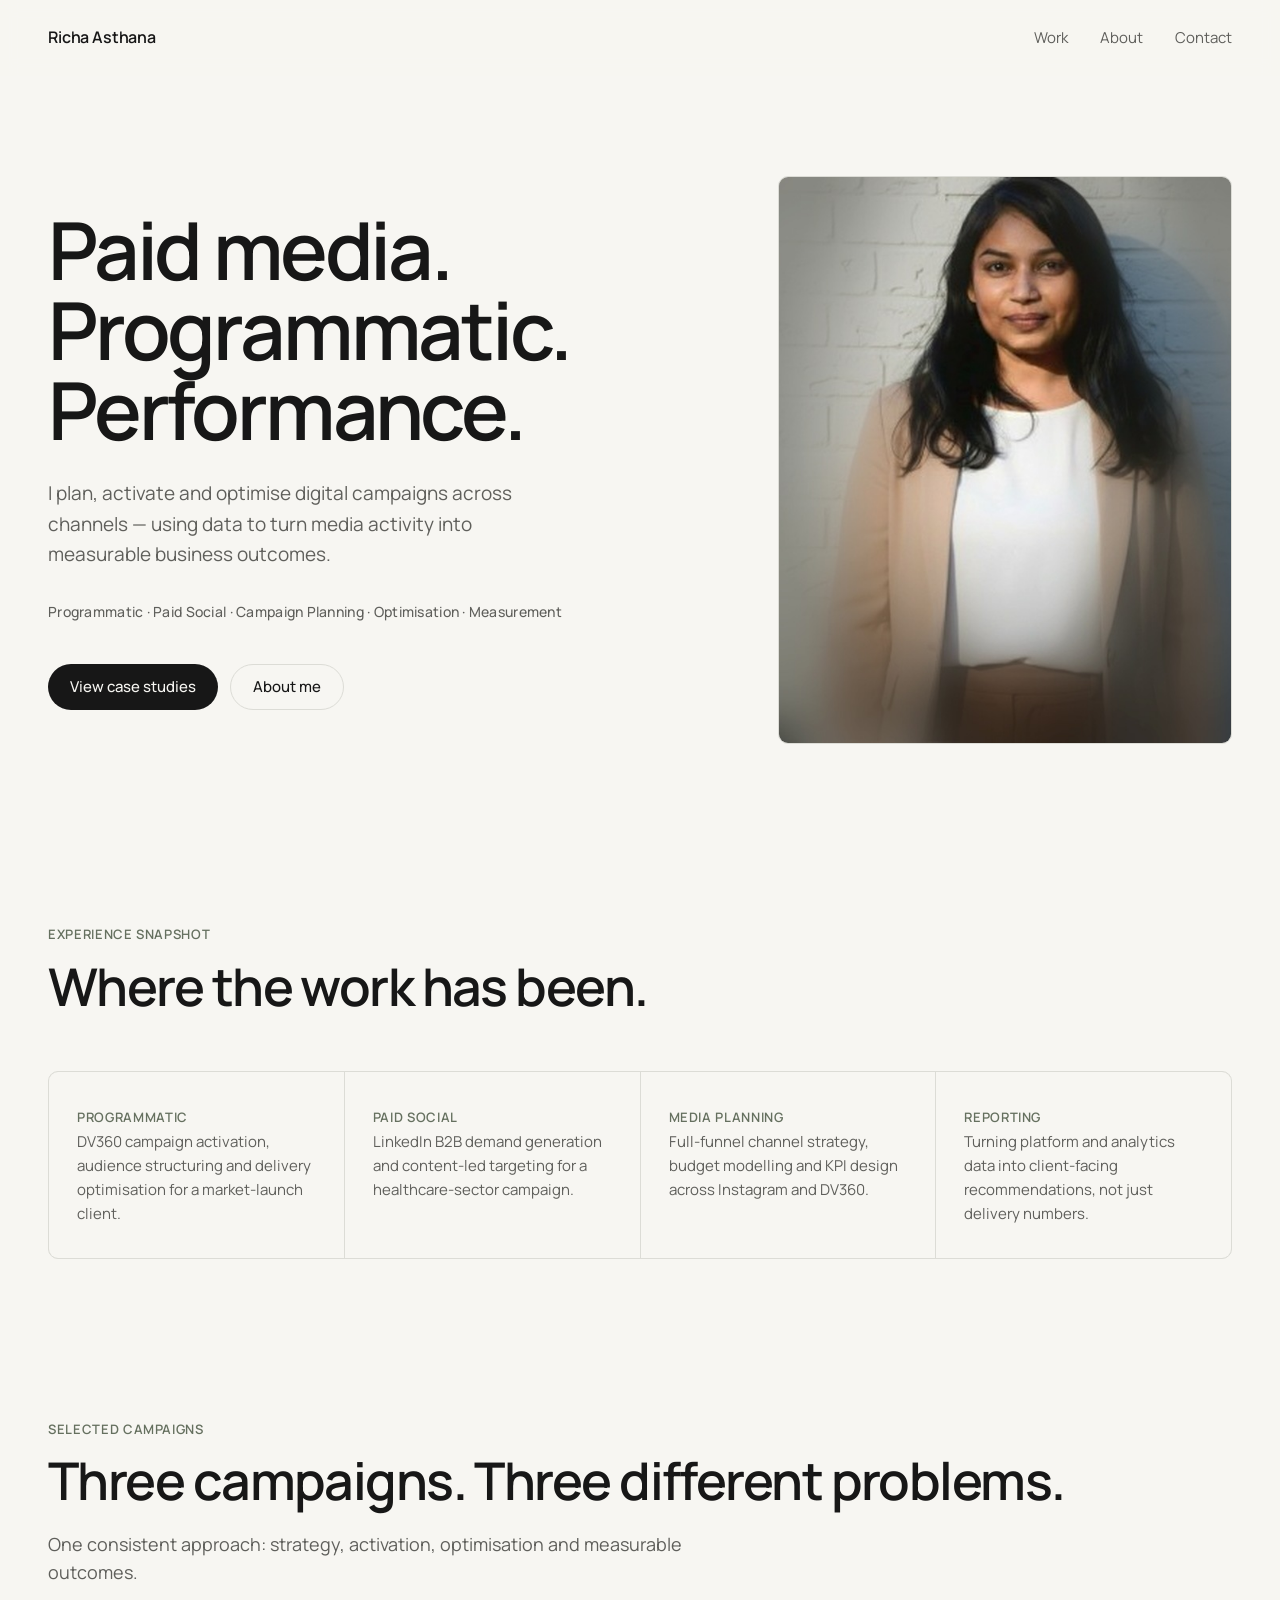
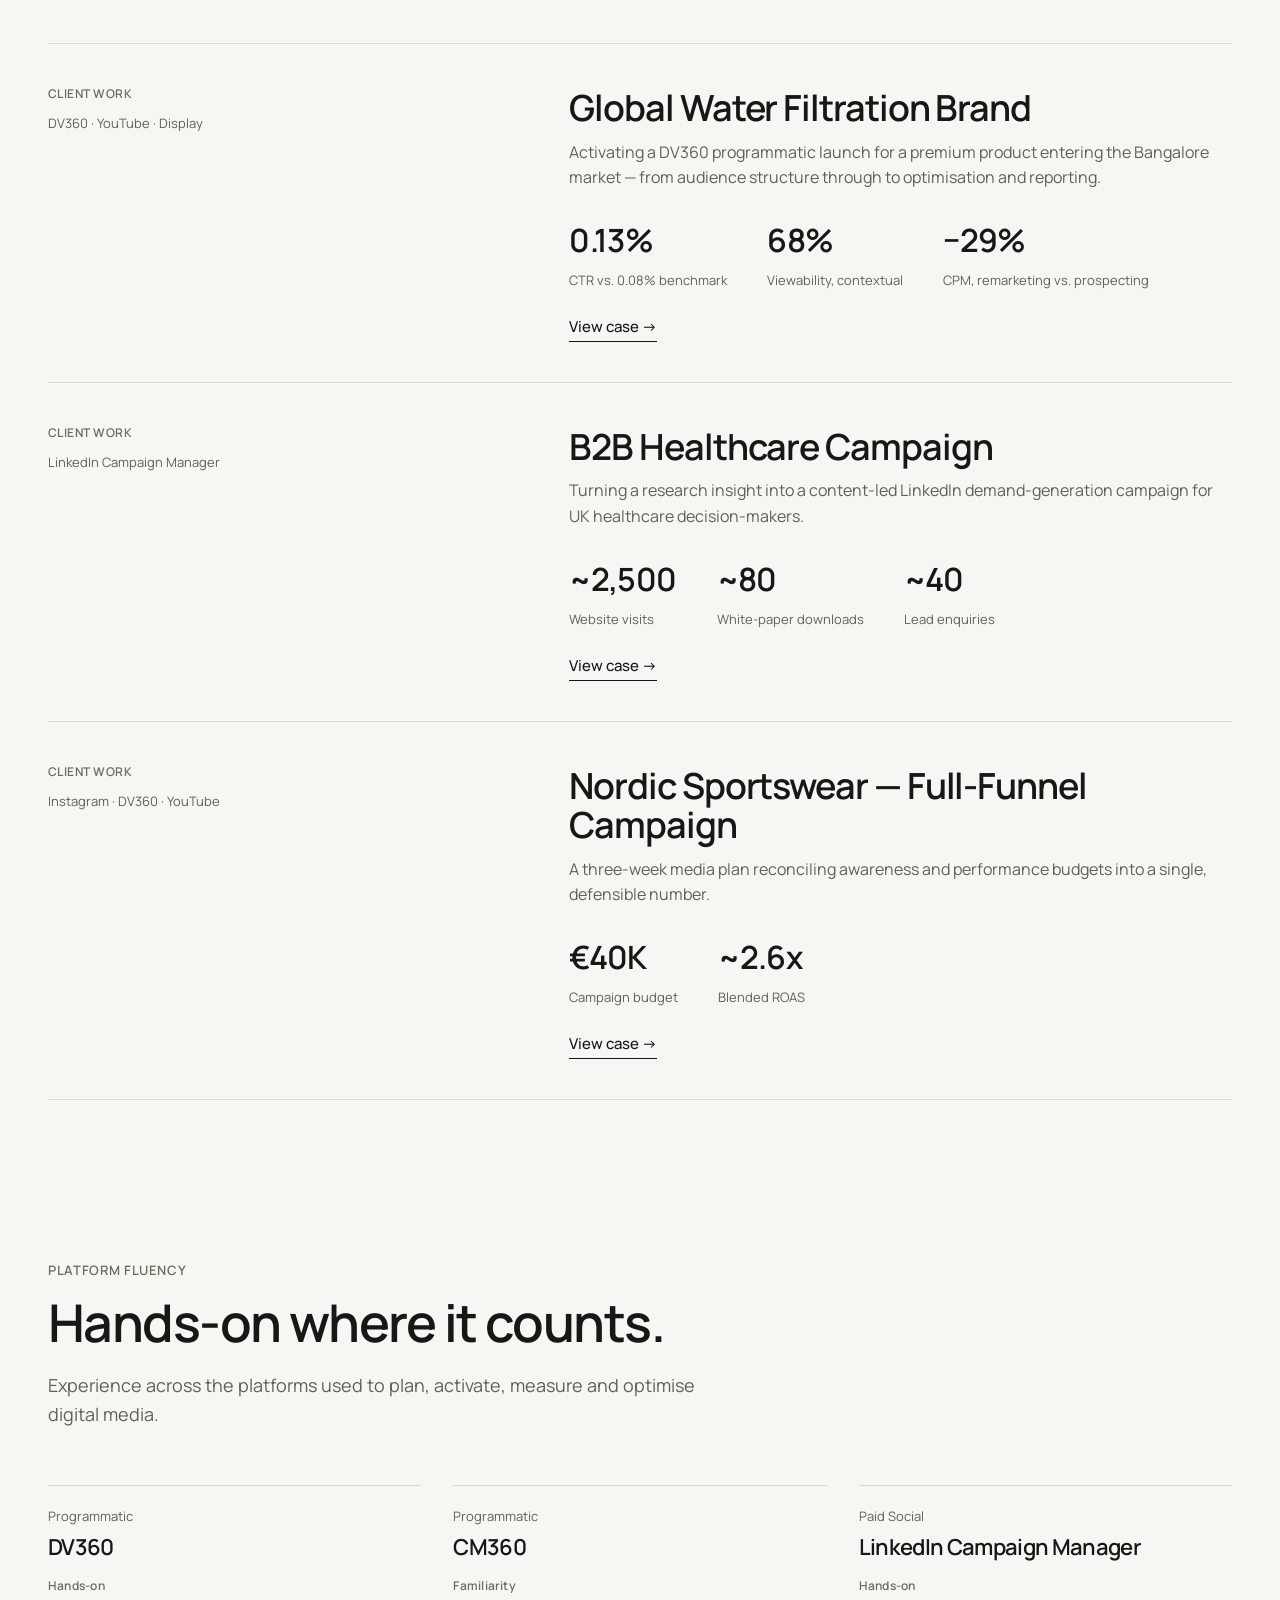
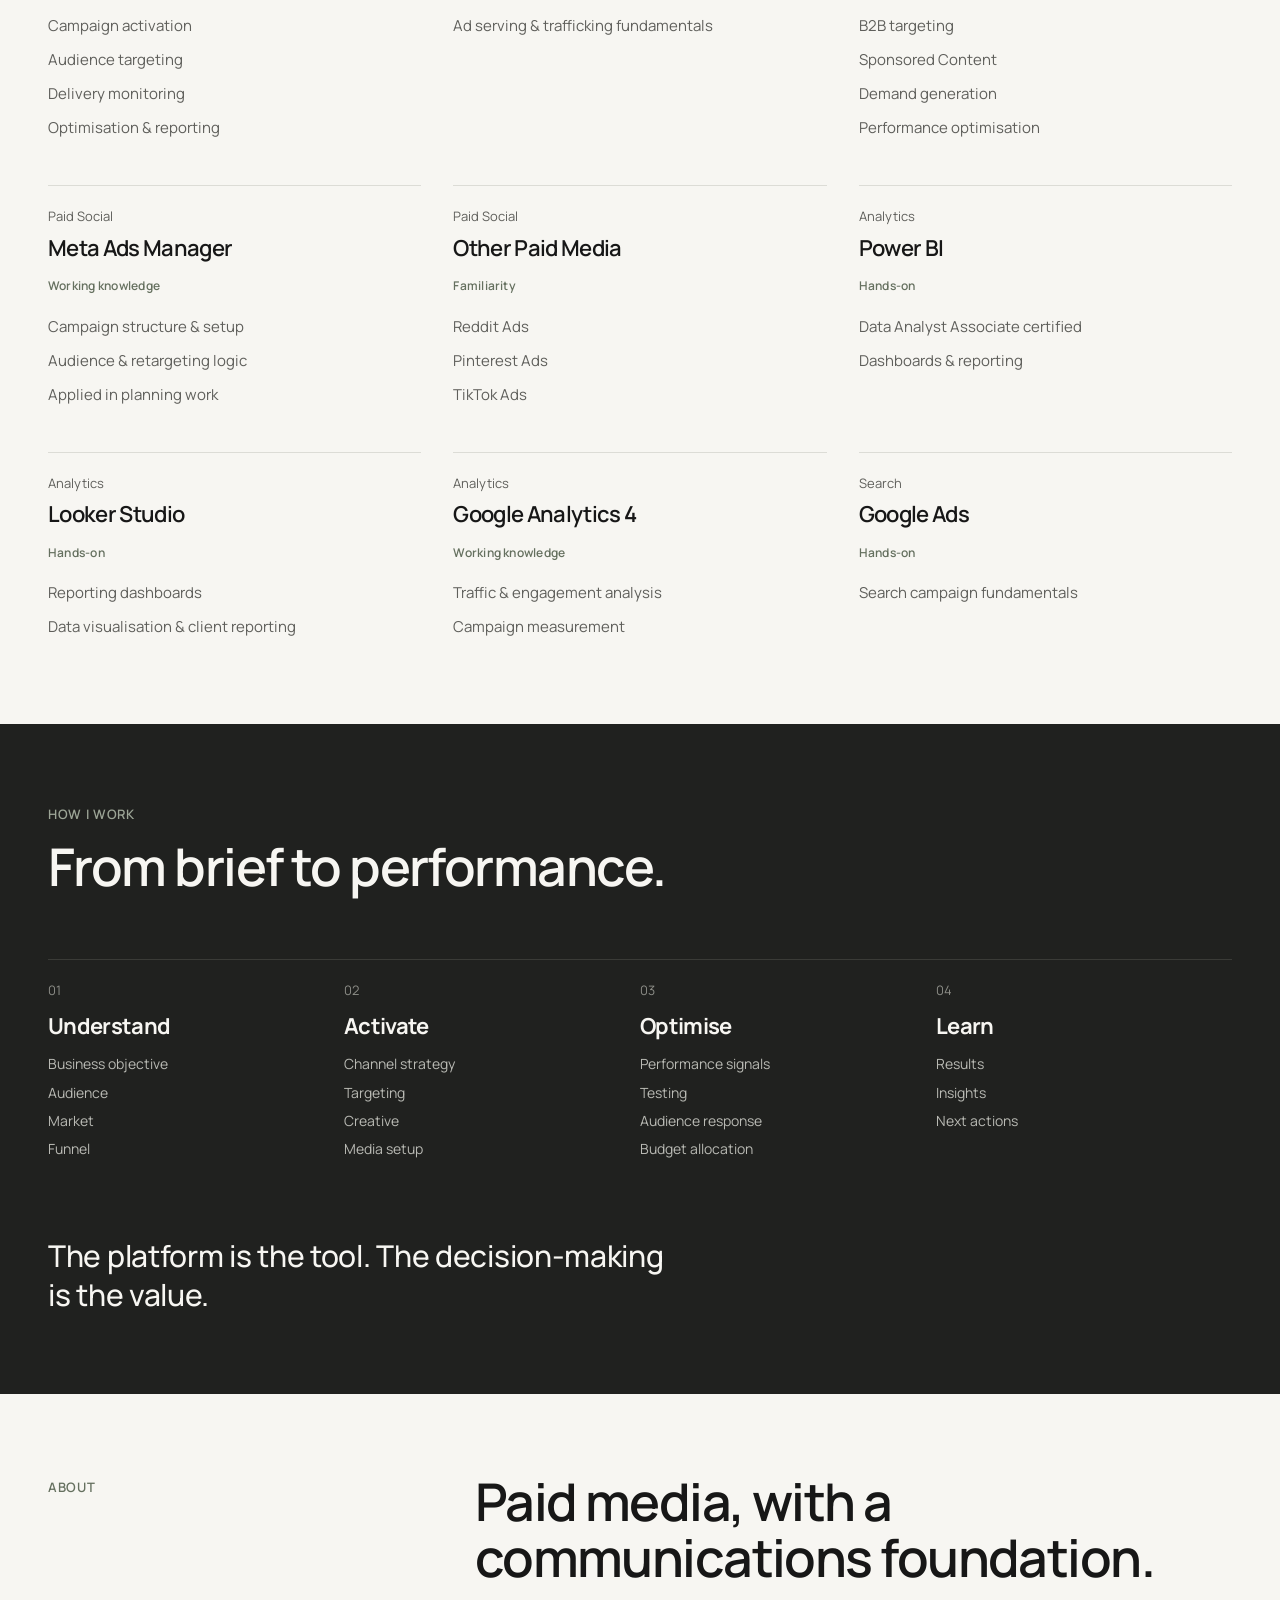
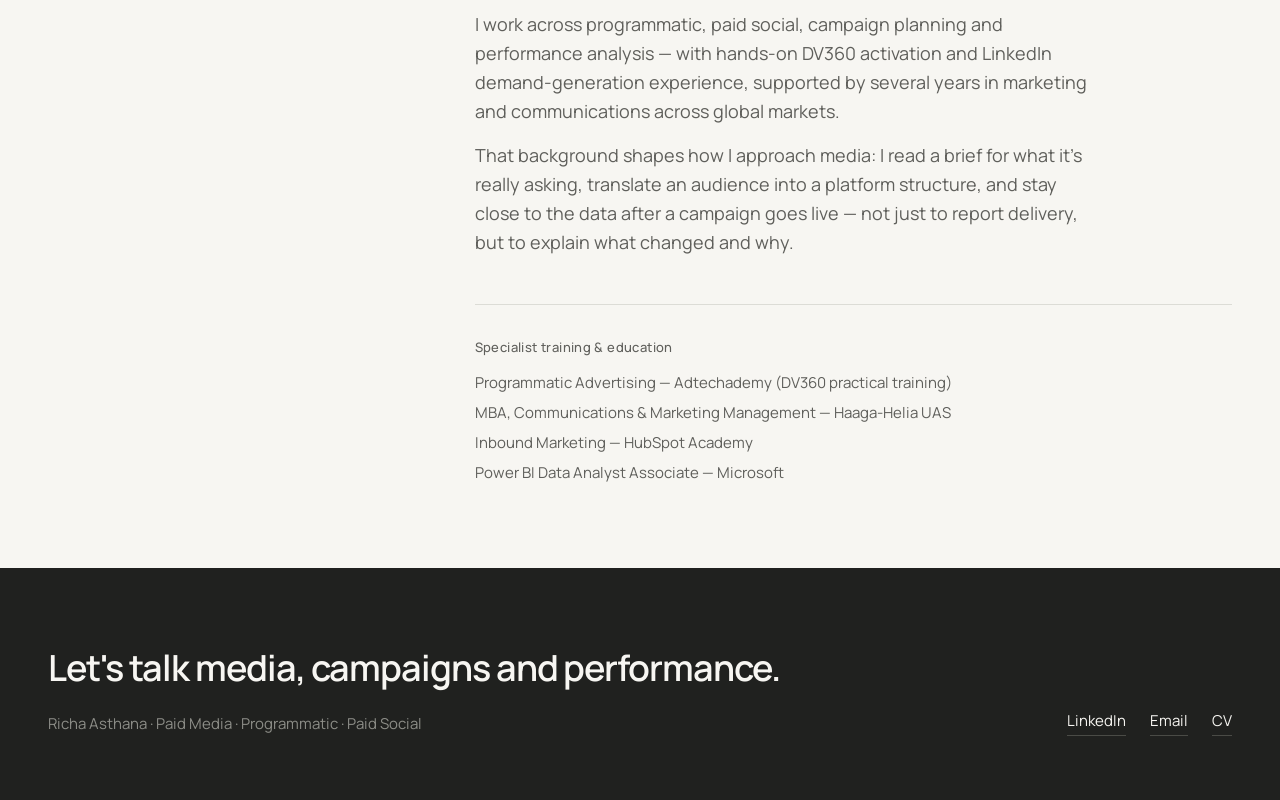
<file: index.html>
<!DOCTYPE html>
<html lang="en">
<head>
<meta charset="UTF-8">
<meta name="viewport" content="width=device-width, initial-scale=1.0">
<title>Richa Asthana — Paid Media &amp; Programmatic</title>
<meta name="description" content="Paid media professional working across programmatic, paid social, campaign planning and performance measurement.">
<link rel="stylesheet" href="style.css">
</head>
<body>

<nav id="nav">
  <div class="wrap nav-inner">
    <div class="nav-name">Richa Asthana</div>
    <div class="nav-links">
      <a href="#work">Work</a>
      <a href="#about">About</a>
      <a href="#contact">Contact</a>
    </div>
  </div>
</nav>

<!-- HERO -->
<header class="wrap hero">
  <div>
    <h1>Paid media.<br>Programmatic.<br>Performance.</h1>
    <p class="lede">I plan, activate and optimise digital campaigns across channels — using data to turn media activity into measurable business outcomes.</p>
    <div class="capability-line">Programmatic · Paid Social · Campaign Planning · Optimisation · Measurement</div>
    <div class="btn-row">
      <a href="#work" class="btn btn-primary">View case studies</a>
      <a href="#about" class="btn btn-secondary">About me</a>
    </div>
  </div>
  <div class="hero-visual">
    <img src="headshot.jpg" alt="Richa Asthana" style="width:100%; height:100%; object-fit:cover; display:block;">
  </div>
</header>

<!-- SNAPSHOT -->
<section class="wrap reveal">
  <div class="section-head">
    <span class="eyebrow">Experience snapshot</span>
    <h2>Where the work has been.</h2>
  </div>
  <div class="tile-grid">
    <div class="tile">
      <span class="eyebrow">Programmatic</span>
      <p>DV360 campaign activation, audience structuring and delivery optimisation for a market-launch client.</p>
    </div>
    <div class="tile">
      <span class="eyebrow">Paid Social</span>
      <p>LinkedIn B2B demand generation and content-led targeting for a healthcare-sector campaign.</p>
    </div>
    <div class="tile">
      <span class="eyebrow">Media Planning</span>
      <p>Full-funnel channel strategy, budget modelling and KPI design across Instagram and DV360.</p>
    </div>
    <div class="tile">
      <span class="eyebrow">Reporting</span>
      <p>Turning platform and analytics data into client-facing recommendations, not just delivery numbers.</p>
    </div>
  </div>
</section>

<!-- SELECTED WORK -->
<section class="wrap reveal" id="work">
  <div class="section-head">
    <span class="eyebrow">Selected campaigns</span>
    <h2>Three campaigns. Three different problems.</h2>
    <p>One consistent approach: strategy, activation, optimisation and measurable outcomes.</p>
  </div>

  <div class="case-list">

    <a class="case-card" href="case-water-filtration.html">
      <div class="meta">
        <span class="classification">Client work</span>
        <span class="platform">DV360 · YouTube · Display</span>
      </div>
      <div>
        <h3>Global Water Filtration Brand</h3>
        <p class="desc">Activating a DV360 programmatic launch for a premium product entering the Bangalore market — from audience structure through to optimisation and reporting.</p>
        <div class="kpis">
          <div><div class="kpi-num">0.13%</div><div class="kpi-lab">CTR vs. 0.08% benchmark</div></div>
          <div><div class="kpi-num">68%</div><div class="kpi-lab">Viewability, contextual</div></div>
          <div><div class="kpi-num">−29%</div><div class="kpi-lab">CPM, remarketing vs. prospecting</div></div>
        </div>
        <span class="view-link">View case →</span>
      </div>
    </a>

    <a class="case-card" href="case-healthcare.html">
      <div class="meta">
        <span class="classification">Client work</span>
        <span class="platform">LinkedIn Campaign Manager</span>
      </div>
      <div>
        <h3>B2B Healthcare Campaign</h3>
        <p class="desc">Turning a research insight into a content-led LinkedIn demand-generation campaign for UK healthcare decision-makers.</p>
        <div class="kpis">
          <div><div class="kpi-num">~2,500</div><div class="kpi-lab">Website visits</div></div>
          <div><div class="kpi-num">~80</div><div class="kpi-lab">White-paper downloads</div></div>
          <div><div class="kpi-num">~40</div><div class="kpi-lab">Lead enquiries</div></div>
        </div>
        <span class="view-link">View case →</span>
      </div>
    </a>

    <a class="case-card" href="case-sportswear.html">
      <div class="meta">
        <span class="classification">Client work</span>
        <span class="platform">Instagram · DV360 · YouTube</span>
      </div>
      <div>
        <h3>Nordic Sportswear — Full-Funnel Campaign</h3>
        <p class="desc">A three-week media plan reconciling awareness and performance budgets into a single, defensible number.</p>
        <div class="kpis">
          <div><div class="kpi-num">€40K</div><div class="kpi-lab">Campaign budget</div></div>
          <div><div class="kpi-num">~2.6x</div><div class="kpi-lab">Blended ROAS</div></div>
        </div>
        <span class="view-link">View case →</span>
      </div>
    </a>

  </div>
</section>

<!-- PLATFORM FLUENCY -->
<section class="wrap reveal">
  <div class="section-head">
    <span class="eyebrow">Platform fluency</span>
    <h2>Hands-on where it counts.</h2>
    <p>Experience across the platforms used to plan, activate, measure and optimise digital media.</p>
  </div>

  <div class="platform-grid">
    <div class="platform-card">
      <div class="platform-cat">Programmatic</div>
      <h4>DV360</h4>
      <span class="fluency-tag">Hands-on</span>
      <ul>
        <li>Campaign activation</li>
        <li>Audience targeting</li>
        <li>Delivery monitoring</li>
        <li>Optimisation &amp; reporting</li>
      </ul>
    </div>
    <div class="platform-card">
      <div class="platform-cat">Programmatic</div>
      <h4>CM360</h4>
      <span class="fluency-tag">Familiarity</span>
      <ul>
        <li>Ad serving &amp; trafficking fundamentals</li>
      </ul>
    </div>
    <div class="platform-card">
      <div class="platform-cat">Paid Social</div>
      <h4>LinkedIn Campaign Manager</h4>
      <span class="fluency-tag">Hands-on</span>
      <ul>
        <li>B2B targeting</li>
        <li>Sponsored Content</li>
        <li>Demand generation</li>
        <li>Performance optimisation</li>
      </ul>
    </div>
    <div class="platform-card">
      <div class="platform-cat">Paid Social</div>
      <h4>Meta Ads Manager</h4>
      <span class="fluency-tag">Working knowledge</span>
      <ul>
        <li>Campaign structure &amp; setup</li>
        <li>Audience &amp; retargeting logic</li>
        <li>Applied in planning work</li>
      </ul>
    </div>
    <div class="platform-card">
      <div class="platform-cat">Paid Social</div>
      <h4>Other Paid Media</h4>
      <span class="fluency-tag">Familiarity</span>
      <ul>
        <li>Reddit Ads</li>
        <li>Pinterest Ads</li>
        <li>TikTok Ads</li>
      </ul>
    </div>
    <div class="platform-card">
      <div class="platform-cat">Analytics</div>
      <h4>Power BI</h4>
      <span class="fluency-tag">Hands-on</span>
      <ul>
        <li>Data Analyst Associate certified</li>
        <li>Dashboards &amp; reporting</li>
      </ul>
    </div>
    <div class="platform-card">
      <div class="platform-cat">Analytics</div>
      <h4>Looker Studio</h4>
      <span class="fluency-tag">Hands-on</span>
      <ul>
        <li>Reporting dashboards</li>
        <li>Data visualisation &amp; client reporting</li>
      </ul>
    </div>
    <div class="platform-card">
      <div class="platform-cat">Analytics</div>
      <h4>Google Analytics 4</h4>
      <span class="fluency-tag">Working knowledge</span>
      <ul>
        <li>Traffic &amp; engagement analysis</li>
        <li>Campaign measurement</li>
      </ul>
    </div>
    <div class="platform-card">
      <div class="platform-cat">Search</div>
      <h4>Google Ads</h4>
      <span class="fluency-tag">Hands-on</span>
      <ul>
        <li>Search campaign fundamentals</li>
      </ul>
    </div>
  </div>
</section>

<!-- HOW I WORK -->
<section class="section-dark reveal">
  <div class="wrap">
    <div class="section-head">
      <span class="eyebrow" style="color:#9CA596">How I work</span>
      <h2>From brief to performance.</h2>
    </div>

    <div class="work-steps">
      <div class="work-step">
        <div class="step-num">01</div>
        <h4>Understand</h4>
        <ul>
          <li>Business objective</li>
          <li>Audience</li>
          <li>Market</li>
          <li>Funnel</li>
        </ul>
      </div>
      <div class="work-step">
        <div class="step-num">02</div>
        <h4>Activate</h4>
        <ul>
          <li>Channel strategy</li>
          <li>Targeting</li>
          <li>Creative</li>
          <li>Media setup</li>
        </ul>
      </div>
      <div class="work-step">
        <div class="step-num">03</div>
        <h4>Optimise</h4>
        <ul>
          <li>Performance signals</li>
          <li>Testing</li>
          <li>Audience response</li>
          <li>Budget allocation</li>
        </ul>
      </div>
      <div class="work-step">
        <div class="step-num">04</div>
        <h4>Learn</h4>
        <ul>
          <li>Results</li>
          <li>Insights</li>
          <li>Next actions</li>
        </ul>
      </div>
    </div>

    <div class="work-statement">The platform is the tool. The decision-making is the value.</div>
  </div>
</section>

<!-- ABOUT -->
<section class="wrap reveal" id="about">
  <div class="about-grid">
    <div>
      <span class="eyebrow">About</span>
    </div>
    <div>
      <h2 style="margin-bottom:24px;">Paid media, with a communications foundation.</h2>
      <p>I work across programmatic, paid social, campaign planning and performance analysis — with hands-on DV360 activation and LinkedIn demand-generation experience, supported by several years in marketing and communications across global markets.</p>
      <p>That background shapes how I approach media: I read a brief for what it's really asking, translate an audience into a platform structure, and stay close to the data after a campaign goes live — not just to report delivery, but to explain what changed and why.</p>

      <div class="training-note">
        <span class="label">Specialist training &amp; education</span>
        <ul>
          <li>Programmatic Advertising — Adtechademy (DV360 practical training)</li>
          <li>MBA, Communications &amp; Marketing Management — Haaga-Helia UAS</li>
          <li>Inbound Marketing — HubSpot Academy</li>
          <li>Power BI Data Analyst Associate — Microsoft</li>
        </ul>
      </div>
    </div>
  </div>
</section>

<!-- FOOTER -->
<footer class="section-dark" id="contact">
  <div class="wrap footer-inner">
    <div>
      <h3>Let's talk media, campaigns and performance.</h3>
      <div class="footer-name">Richa Asthana · Paid Media · Programmatic · Paid Social</div>
    </div>
    <div class="footer-links">
      <a href="https://www.linkedin.com/in/asthanaricha/" target="_blank" rel="noopener noreferrer">LinkedIn</a>
      <a href="mailto:richa.asthana88@gmail.com" target="_blank" rel="noopener noreferrer">Email</a>
      <a href="#" target="_blank" rel="noopener noreferrer">CV</a>
    </div>
  </div>
</footer>

<script>
  const nav = document.getElementById('nav');
  window.addEventListener('scroll', () => {
    nav.classList.toggle('scrolled', window.scrollY > 8);
  });

  const revealEls = document.querySelectorAll('.reveal');
  const io = new IntersectionObserver((entries) => {
    entries.forEach(e => { if (e.isIntersecting) e.target.classList.add('in'); });
  }, { threshold: 0.12 });
  revealEls.forEach(el => io.observe(el));
</script>

</body>
</html>
</file>
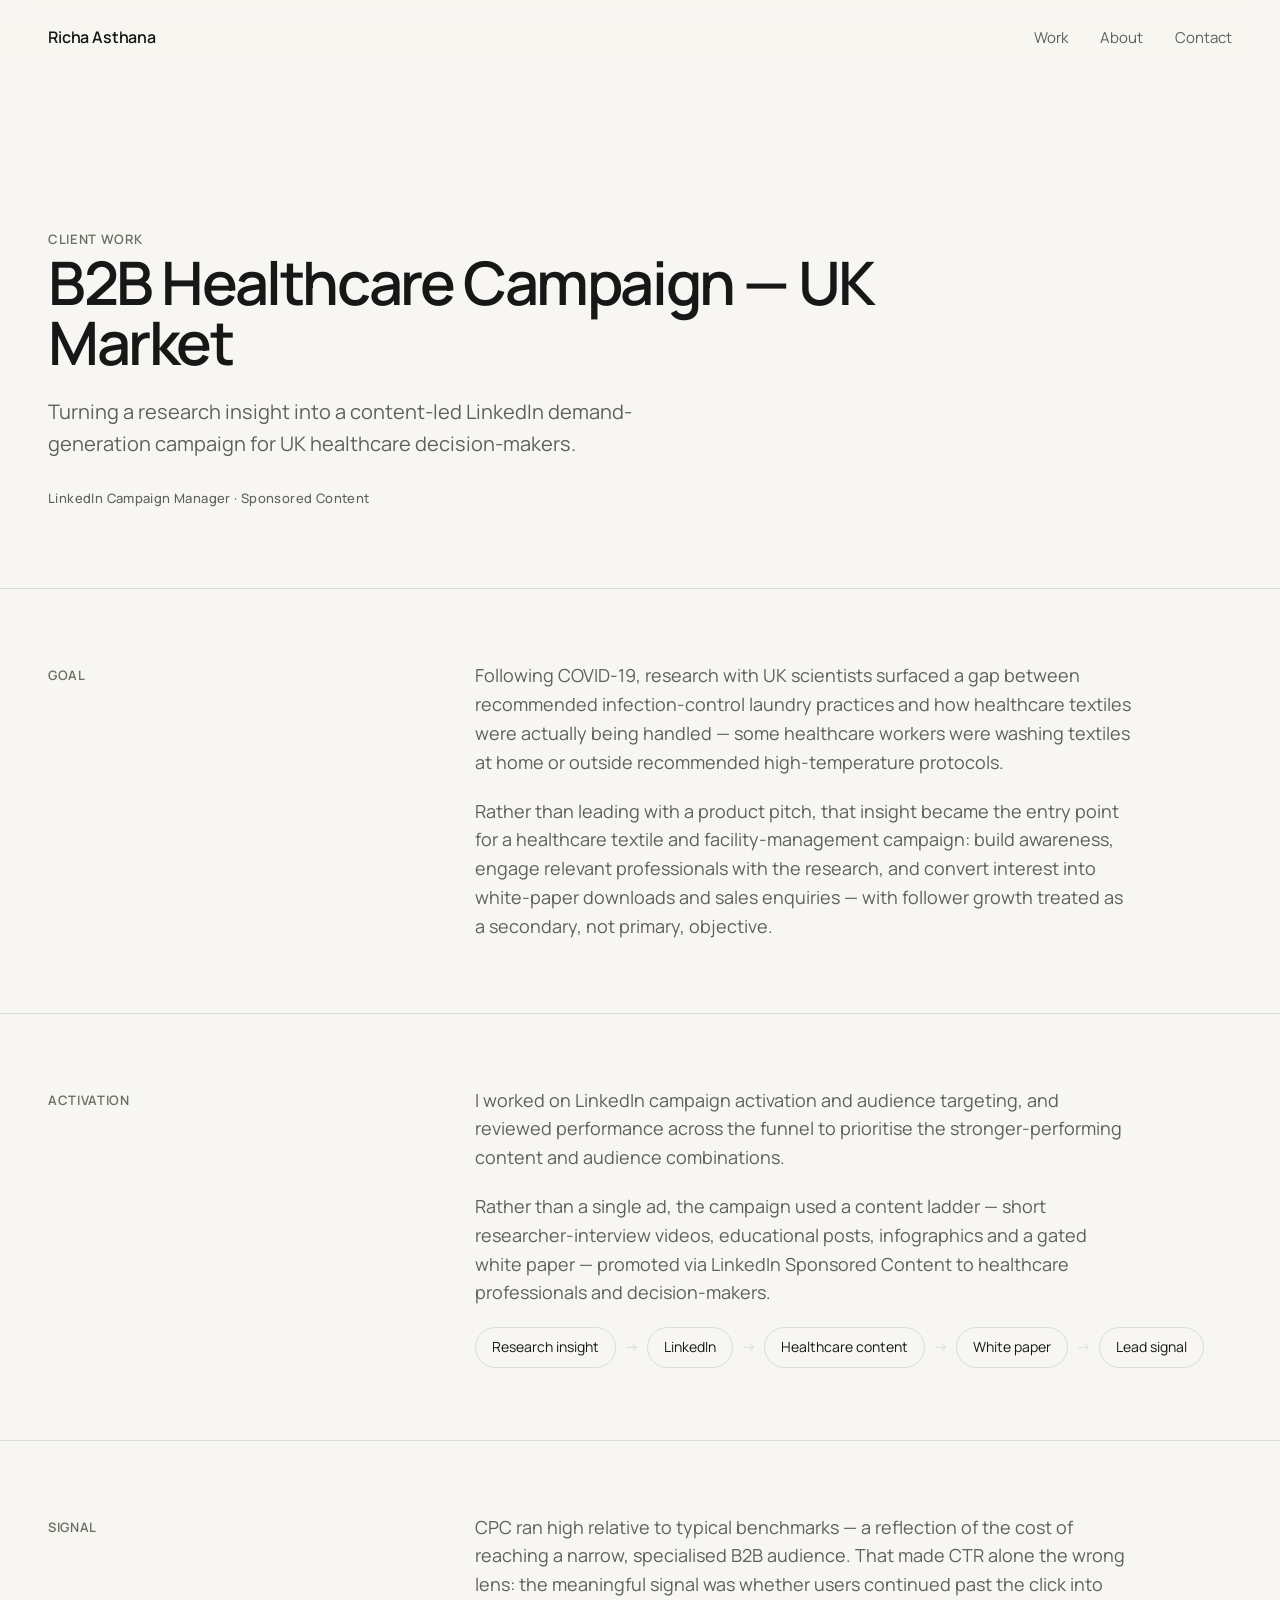
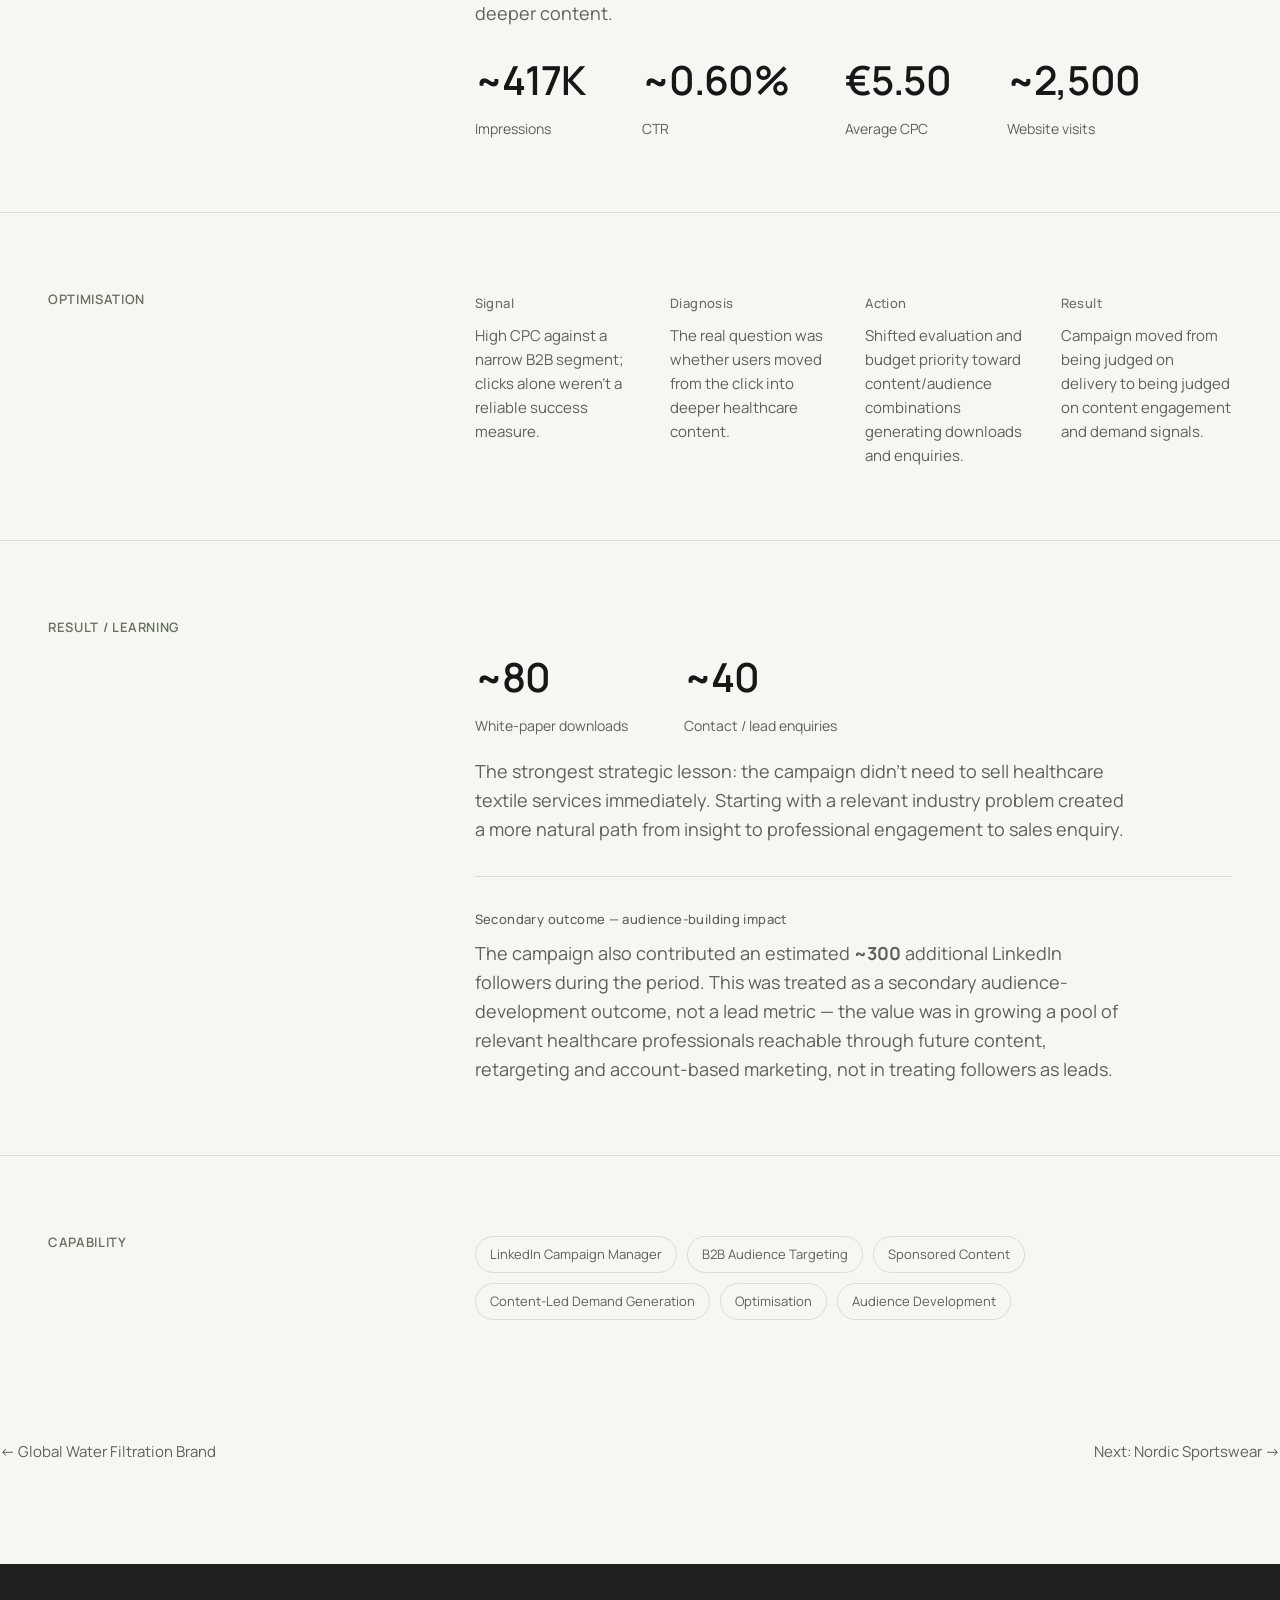
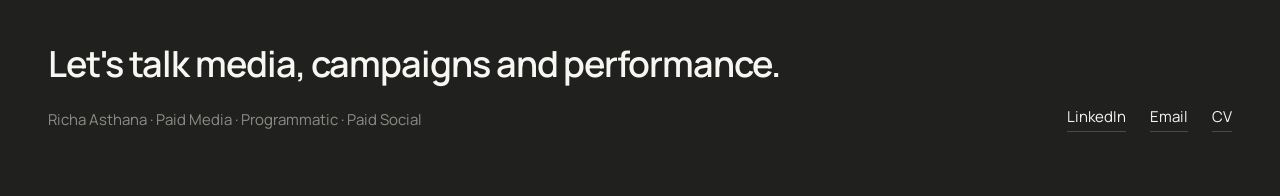
<file: case-healthcare.html>
<!DOCTYPE html>
<html lang="en">
<head>
<meta charset="UTF-8">
<meta name="viewport" content="width=device-width, initial-scale=1.0">
<title>B2B Healthcare Campaign — Richa Asthana</title>
<link rel="stylesheet" href="style.css">
</head>
<body>

<nav id="nav">
  <div class="wrap nav-inner">
    <a href="index.html" class="nav-name">Richa Asthana</a>
    <div class="nav-links">
      <a href="index.html#work">Work</a>
      <a href="index.html#about">About</a>
      <a href="index.html#contact">Contact</a>
    </div>
  </div>
</nav>

<header class="wrap case-hero">
  <span class="classification eyebrow">Client work</span>
  <h1>B2B Healthcare Campaign — UK Market</h1>
  <p class="proposition">Turning a research insight into a content-led LinkedIn demand-generation campaign for UK healthcare decision-makers.</p>
  <span class="label" style="display:block; margin-top:28px;">LinkedIn Campaign Manager · Sponsored Content</span>
</header>

<section class="case-section">
  <div class="wrap case-section-inner">
    <span class="eyebrow">Goal</span>
    <div class="content">
      <p>Following COVID-19, research with UK scientists surfaced a gap between recommended infection-control laundry practices and how healthcare textiles were actually being handled — some healthcare workers were washing textiles at home or outside recommended high-temperature protocols.</p>
      <p>Rather than leading with a product pitch, that insight became the entry point for a healthcare textile and facility-management campaign: build awareness, engage relevant professionals with the research, and convert interest into white-paper downloads and sales enquiries — with follower growth treated as a secondary, not primary, objective.</p>
    </div>
  </div>
</section>

<section class="case-section">
  <div class="wrap case-section-inner">
    <span class="eyebrow">Activation</span>
    <div class="content">
      <p>I worked on LinkedIn campaign activation and audience targeting, and reviewed performance across the funnel to prioritise the stronger-performing content and audience combinations.</p>
      <p>Rather than a single ad, the campaign used a content ladder — short researcher-interview videos, educational posts, infographics and a gated white paper — promoted via LinkedIn Sponsored Content to healthcare professionals and decision-makers.</p>
      <div class="journey">
        <span class="step">Research insight</span><span class="arrow">→</span>
        <span class="step">LinkedIn</span><span class="arrow">→</span>
        <span class="step">Healthcare content</span><span class="arrow">→</span>
        <span class="step">White paper</span><span class="arrow">→</span>
        <span class="step">Lead signal</span>
      </div>
    </div>
  </div>
</section>

<section class="case-section">
  <div class="wrap case-section-inner">
    <span class="eyebrow">Signal</span>
    <div class="content">
      <p>CPC ran high relative to typical benchmarks — a reflection of the cost of reaching a narrow, specialised B2B audience. That made CTR alone the wrong lens: the meaningful signal was whether users continued past the click into deeper content.</p>
      <div class="kpi-row">
        <div class="kpi-block">
          <div class="kpi-num">~417K</div>
          <div class="kpi-lab">Impressions</div>
        </div>
        <div class="kpi-block">
          <div class="kpi-num">~0.60%</div>
          <div class="kpi-lab">CTR</div>
        </div>
        <div class="kpi-block">
          <div class="kpi-num">€5.50</div>
          <div class="kpi-lab">Average CPC</div>
        </div>
        <div class="kpi-block">
          <div class="kpi-num">~2,500</div>
          <div class="kpi-lab">Website visits</div>
        </div>
      </div>
    </div>
  </div>
</section>

<section class="case-section">
  <div class="wrap case-section-inner">
    <span class="eyebrow">Optimisation</span>
    <div class="content">
      <div class="optim-grid">
        <div class="optim-block">
          <span class="label">Signal</span>
          <p>High CPC against a narrow B2B segment; clicks alone weren't a reliable success measure.</p>
        </div>
        <div class="optim-block">
          <span class="label">Diagnosis</span>
          <p>The real question was whether users moved from the click into deeper healthcare content.</p>
        </div>
        <div class="optim-block">
          <span class="label">Action</span>
          <p>Shifted evaluation and budget priority toward content/audience combinations generating downloads and enquiries.</p>
        </div>
        <div class="optim-block">
          <span class="label">Result</span>
          <p>Campaign moved from being judged on delivery to being judged on content engagement and demand signals.</p>
        </div>
      </div>
    </div>
  </div>
</section>

<section class="case-section">
  <div class="wrap case-section-inner">
    <span class="eyebrow">Result / Learning</span>
    <div class="content">
      <div class="kpi-row">
        <div class="kpi-block">
          <div class="kpi-num">~80</div>
          <div class="kpi-lab">White-paper downloads</div>
        </div>
        <div class="kpi-block">
          <div class="kpi-num">~40</div>
          <div class="kpi-lab">Contact / lead enquiries</div>
        </div>
      </div>
      <p>The strongest strategic lesson: the campaign didn't need to sell healthcare textile services immediately. Starting with a relevant industry problem created a more natural path from insight to professional engagement to sales enquiry.</p>

      <div style="margin-top:32px; padding-top:32px; border-top:1px solid var(--border);">
        <span class="label" style="display:block; margin-bottom:10px;">Secondary outcome — audience-building impact</span>
        <p>The campaign also contributed an estimated <strong>~300</strong> additional LinkedIn followers during the period. This was treated as a secondary audience-development outcome, not a lead metric — the value was in growing a pool of relevant healthcare professionals reachable through future content, retargeting and account-based marketing, not in treating followers as leads.</p>
      </div>
    </div>
  </div>
</section>

<section class="case-section">
  <div class="wrap case-section-inner">
    <span class="eyebrow">Capability</span>
    <div class="content">
      <div class="case-capability">
        <span class="cap-tag">LinkedIn Campaign Manager</span>
        <span class="cap-tag">B2B Audience Targeting</span>
        <span class="cap-tag">Sponsored Content</span>
        <span class="cap-tag">Content-Led Demand Generation</span>
        <span class="cap-tag">Optimisation</span>
        <span class="cap-tag">Audience Development</span>
      </div>
    </div>
  </div>
</section>

<div class="wrap case-nav">
  <a href="case-water-filtration.html">← Global Water Filtration Brand</a>
  <a href="case-sportswear.html">Next: Nordic Sportswear →</a>
</div>

<footer class="section-dark" id="contact">
  <div class="wrap footer-inner">
    <div>
      <h3>Let's talk media, campaigns and performance.</h3>
      <div class="footer-name">Richa Asthana · Paid Media · Programmatic · Paid Social</div>
    </div>
    <div class="footer-links">
      <a href="https://www.linkedin.com/in/asthanaricha/" target="_blank" rel="noopener noreferrer">LinkedIn</a>
      <a href="mailto:richa.asthana88@gmail.com" target="_blank" rel="noopener noreferrer">Email</a>
      <a href="#" target="_blank" rel="noopener noreferrer">CV</a>
    </div>
  </div>
</footer>

<script>
  const nav = document.getElementById('nav');
  window.addEventListener('scroll', () => nav.classList.toggle('scrolled', window.scrollY > 8));
</script>
</body>
</html>
</file>
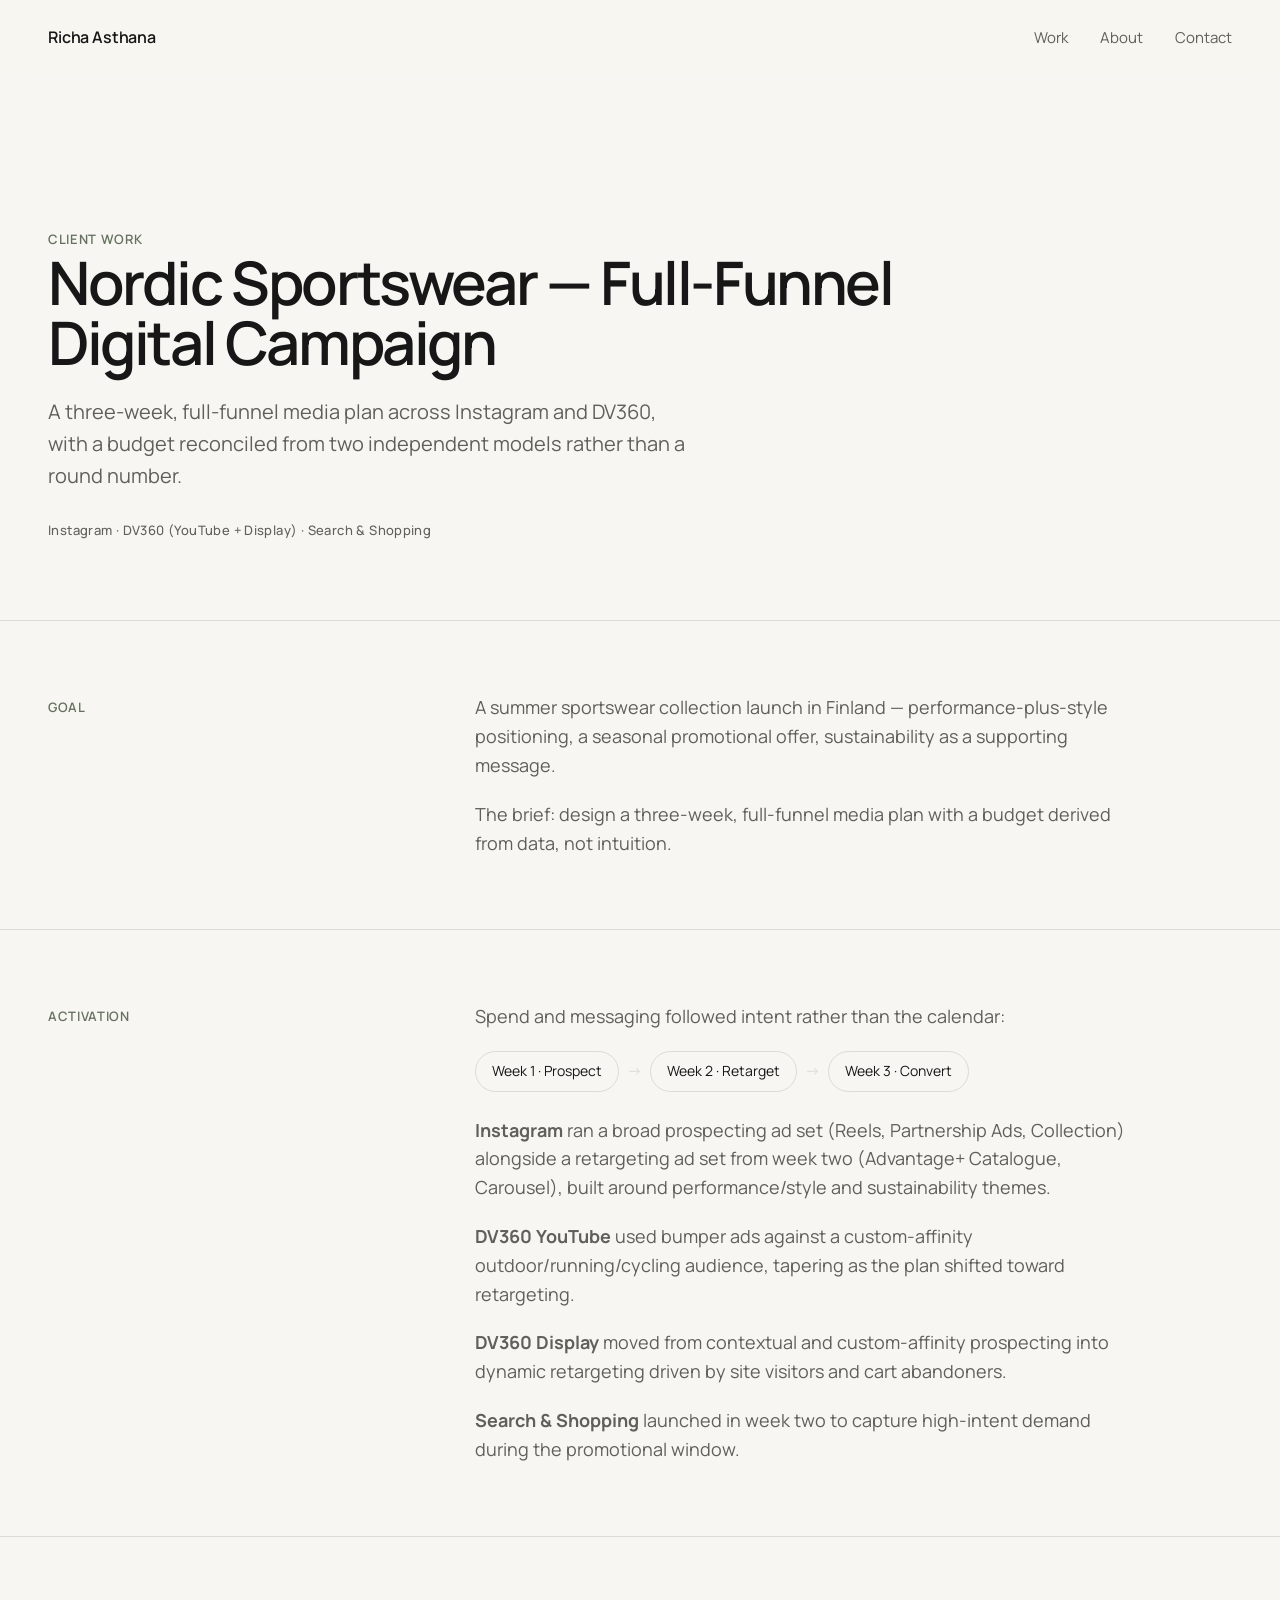
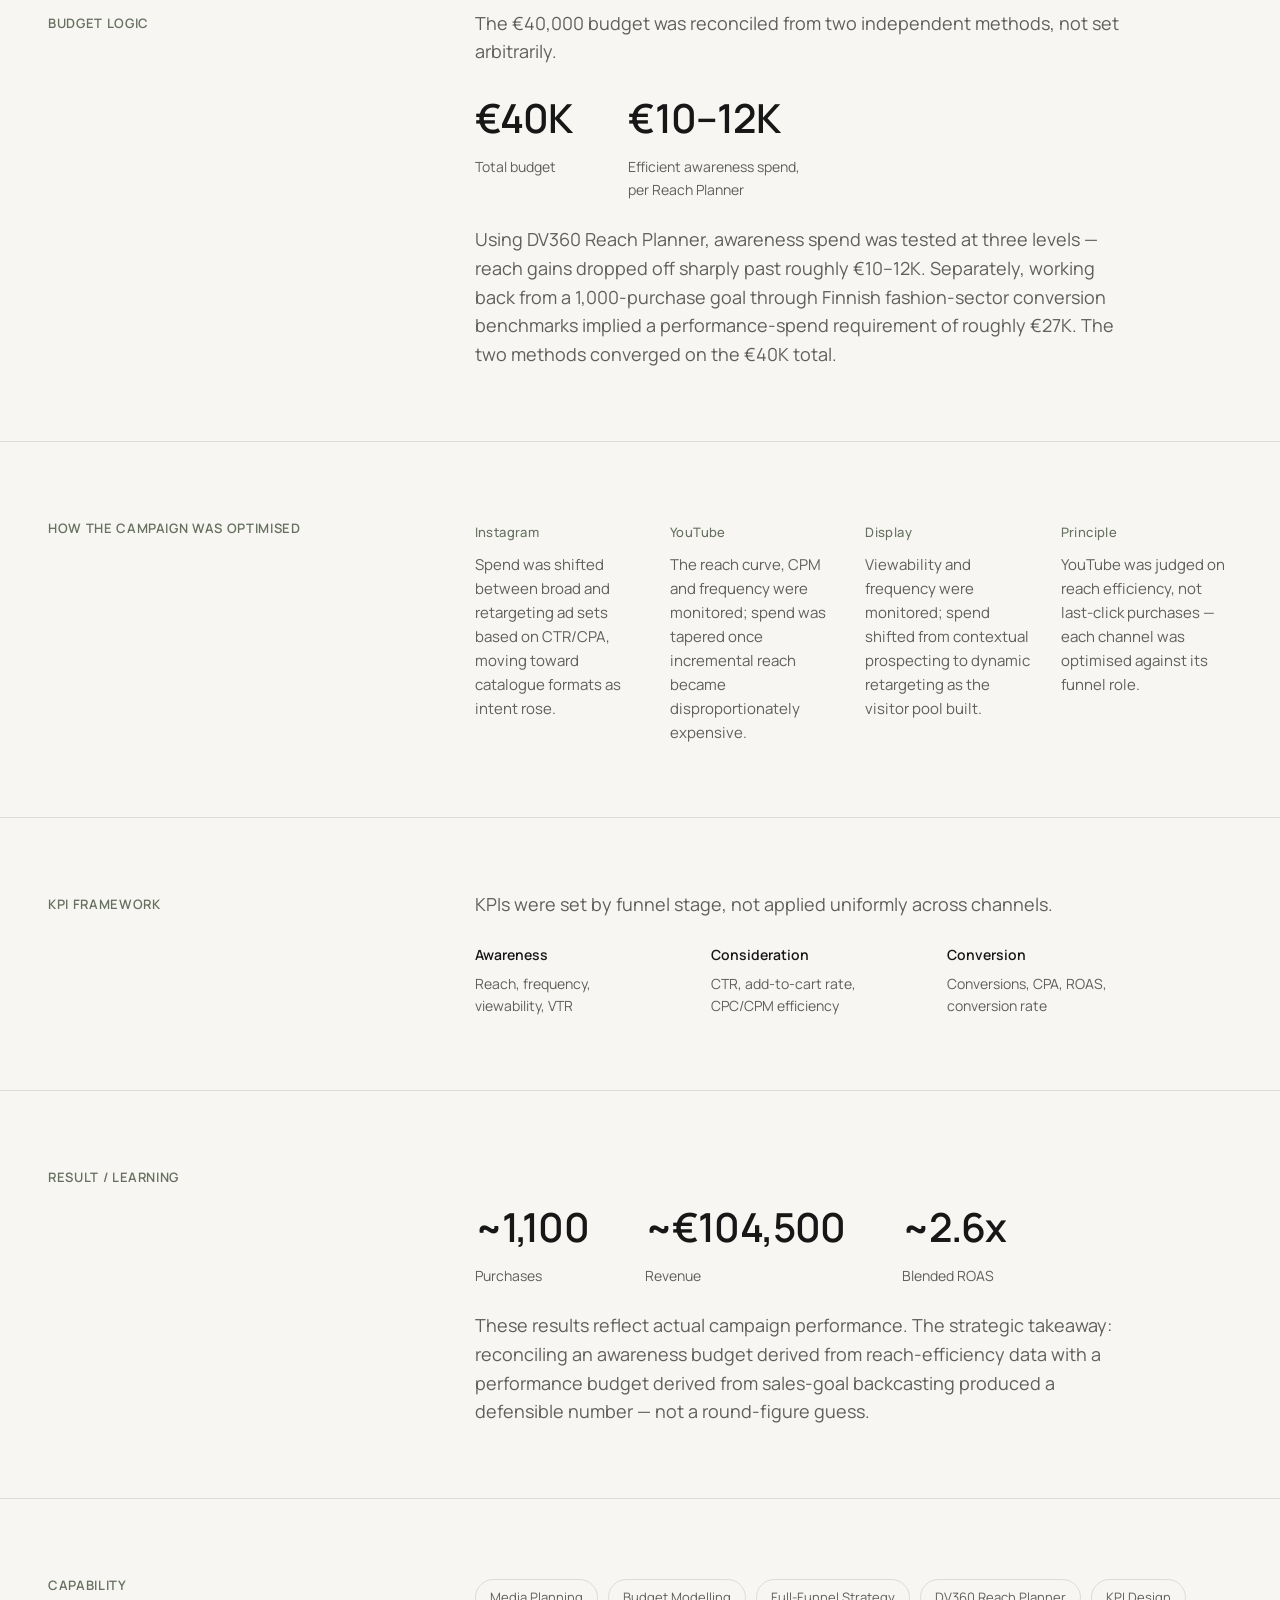
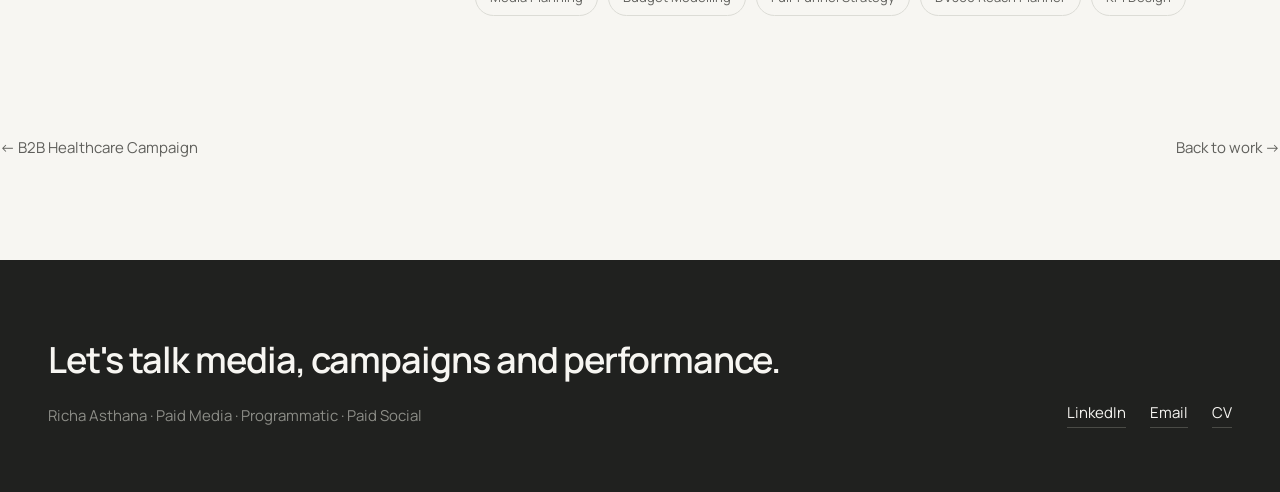
<file: case-sportswear.html>
<!DOCTYPE html>
<html lang="en">
<head>
<meta charset="UTF-8">
<meta name="viewport" content="width=device-width, initial-scale=1.0">
<title>Nordic Sportswear — Richa Asthana</title>
<link rel="stylesheet" href="style.css">
</head>
<body>

<nav id="nav">
  <div class="wrap nav-inner">
    <a href="index.html" class="nav-name">Richa Asthana</a>
    <div class="nav-links">
      <a href="index.html#work">Work</a>
      <a href="index.html#about">About</a>
      <a href="index.html#contact">Contact</a>
    </div>
  </div>
</nav>

<header class="wrap case-hero">
  <span class="classification eyebrow">Client work</span>
  <h1>Nordic Sportswear — Full-Funnel Digital Campaign</h1>
  <p class="proposition">A three-week, full-funnel media plan across Instagram and DV360, with a budget reconciled from two independent models rather than a round number.</p>
  <span class="label" style="display:block; margin-top:28px;">Instagram · DV360 (YouTube + Display) · Search &amp; Shopping</span>
</header>

<section class="case-section">
  <div class="wrap case-section-inner">
    <span class="eyebrow">Goal</span>
    <div class="content">
      <p>A summer sportswear collection launch in Finland — performance-plus-style positioning, a seasonal promotional offer, sustainability as a supporting message.</p>
      <p>The brief: design a three-week, full-funnel media plan with a budget derived from data, not intuition.</p>
    </div>
  </div>
</section>

<section class="case-section">
  <div class="wrap case-section-inner">
    <span class="eyebrow">Activation</span>
    <div class="content">
      <p>Spend and messaging followed intent rather than the calendar:</p>
      <div class="journey">
        <span class="step">Week 1 · Prospect</span><span class="arrow">→</span>
        <span class="step">Week 2 · Retarget</span><span class="arrow">→</span>
        <span class="step">Week 3 · Convert</span>
      </div>
      <p style="margin-top:24px;"><strong>Instagram</strong> ran a broad prospecting ad set (Reels, Partnership Ads, Collection) alongside a retargeting ad set from week two (Advantage+ Catalogue, Carousel), built around performance/style and sustainability themes.</p>
      <p><strong>DV360 YouTube</strong> used bumper ads against a custom-affinity outdoor/running/cycling audience, tapering as the plan shifted toward retargeting.</p>
      <p><strong>DV360 Display</strong> moved from contextual and custom-affinity prospecting into dynamic retargeting driven by site visitors and cart abandoners.</p>
      <p><strong>Search &amp; Shopping</strong> launched in week two to capture high-intent demand during the promotional window.</p>
    </div>
  </div>
</section>

<section class="case-section">
  <div class="wrap case-section-inner">
    <span class="eyebrow">Budget logic</span>
    <div class="content">
      <p>The €40,000 budget was reconciled from two independent methods, not set arbitrarily.</p>
      <div class="kpi-row">
        <div class="kpi-block">
          <div class="kpi-num">€40K</div>
          <div class="kpi-lab">Total budget</div>
        </div>
        <div class="kpi-block">
          <div class="kpi-num">€10–12K</div>
          <div class="kpi-lab">Efficient awareness spend, per Reach Planner</div>
        </div>
      </div>
      <p style="margin-top:24px;">Using DV360 Reach Planner, awareness spend was tested at three levels — reach gains dropped off sharply past roughly €10–12K. Separately, working back from a 1,000-purchase goal through Finnish fashion-sector conversion benchmarks implied a performance-spend requirement of roughly €27K. The two methods converged on the €40K total.</p>
    </div>
  </div>
</section>

<section class="case-section">
  <div class="wrap case-section-inner">
    <span class="eyebrow">How the campaign was optimised</span>
    <div class="content">
      <div class="optim-grid">
        <div class="optim-block">
          <span class="label">Instagram</span>
          <p>Spend was shifted between broad and retargeting ad sets based on CTR/CPA, moving toward catalogue formats as intent rose.</p>
        </div>
        <div class="optim-block">
          <span class="label">YouTube</span>
          <p>The reach curve, CPM and frequency were monitored; spend was tapered once incremental reach became disproportionately expensive.</p>
        </div>
        <div class="optim-block">
          <span class="label">Display</span>
          <p>Viewability and frequency were monitored; spend shifted from contextual prospecting to dynamic retargeting as the visitor pool built.</p>
        </div>
        <div class="optim-block">
          <span class="label">Principle</span>
          <p>YouTube was judged on reach efficiency, not last-click purchases — each channel was optimised against its funnel role.</p>
        </div>
      </div>
    </div>
  </div>
</section>

<section class="case-section">
  <div class="wrap case-section-inner">
    <span class="eyebrow">KPI framework</span>
    <div class="content">
      <p>KPIs were set by funnel stage, not applied uniformly across channels.</p>
      <div class="kpi-row">
        <div class="kpi-block">
          <div class="kpi-lab" style="font-weight:600; color:var(--ink); margin-bottom:6px;">Awareness</div>
          <div class="kpi-lab">Reach, frequency, viewability, VTR</div>
        </div>
        <div class="kpi-block">
          <div class="kpi-lab" style="font-weight:600; color:var(--ink); margin-bottom:6px;">Consideration</div>
          <div class="kpi-lab">CTR, add-to-cart rate, CPC/CPM efficiency</div>
        </div>
        <div class="kpi-block">
          <div class="kpi-lab" style="font-weight:600; color:var(--ink); margin-bottom:6px;">Conversion</div>
          <div class="kpi-lab">Conversions, CPA, ROAS, conversion rate</div>
        </div>
      </div>
    </div>
  </div>
</section>

<section class="case-section">
  <div class="wrap case-section-inner">
    <span class="eyebrow">Result / Learning</span>
    <div class="content">
      <div class="kpi-row">
        <div class="kpi-block">
          <div class="kpi-num">~1,100</div>
          <div class="kpi-lab">Purchases</div>
        </div>
        <div class="kpi-block">
          <div class="kpi-num">~€104,500</div>
          <div class="kpi-lab">Revenue</div>
        </div>
        <div class="kpi-block">
          <div class="kpi-num">~2.6x</div>
          <div class="kpi-lab">Blended ROAS</div>
        </div>
      </div>
      <p style="margin-top:24px;">These results reflect actual campaign performance. The strategic takeaway: reconciling an awareness budget derived from reach-efficiency data with a performance budget derived from sales-goal backcasting produced a defensible number — not a round-figure guess.</p>
    </div>
  </div>
</section>

<section class="case-section">
  <div class="wrap case-section-inner">
    <span class="eyebrow">Capability</span>
    <div class="content">
      <div class="case-capability">
        <span class="cap-tag">Media Planning</span>
        <span class="cap-tag">Budget Modelling</span>
        <span class="cap-tag">Full-Funnel Strategy</span>
        <span class="cap-tag">DV360 Reach Planner</span>
        <span class="cap-tag">KPI Design</span>
      </div>
    </div>
  </div>
</section>

<div class="wrap case-nav">
  <a href="case-healthcare.html">← B2B Healthcare Campaign</a>
  <a href="index.html#work">Back to work →</a>
</div>

<footer class="section-dark" id="contact">
  <div class="wrap footer-inner">
    <div>
      <h3>Let's talk media, campaigns and performance.</h3>
      <div class="footer-name">Richa Asthana · Paid Media · Programmatic · Paid Social</div>
    </div>
    <div class="footer-links">
      <a href="https://www.linkedin.com/in/asthanaricha/" target="_blank" rel="noopener noreferrer">LinkedIn</a>
      <a href="mailto:richa.asthana88@gmail.com" target="_blank" rel="noopener noreferrer">Email</a>
      <a href="#" target="_blank" rel="noopener noreferrer">CV</a>
    </div>
  </div>
</footer>

<script>
  const nav = document.getElementById('nav');
  window.addEventListener('scroll', () => nav.classList.toggle('scrolled', window.scrollY > 8));
</script>
</body>
</html>
</file>
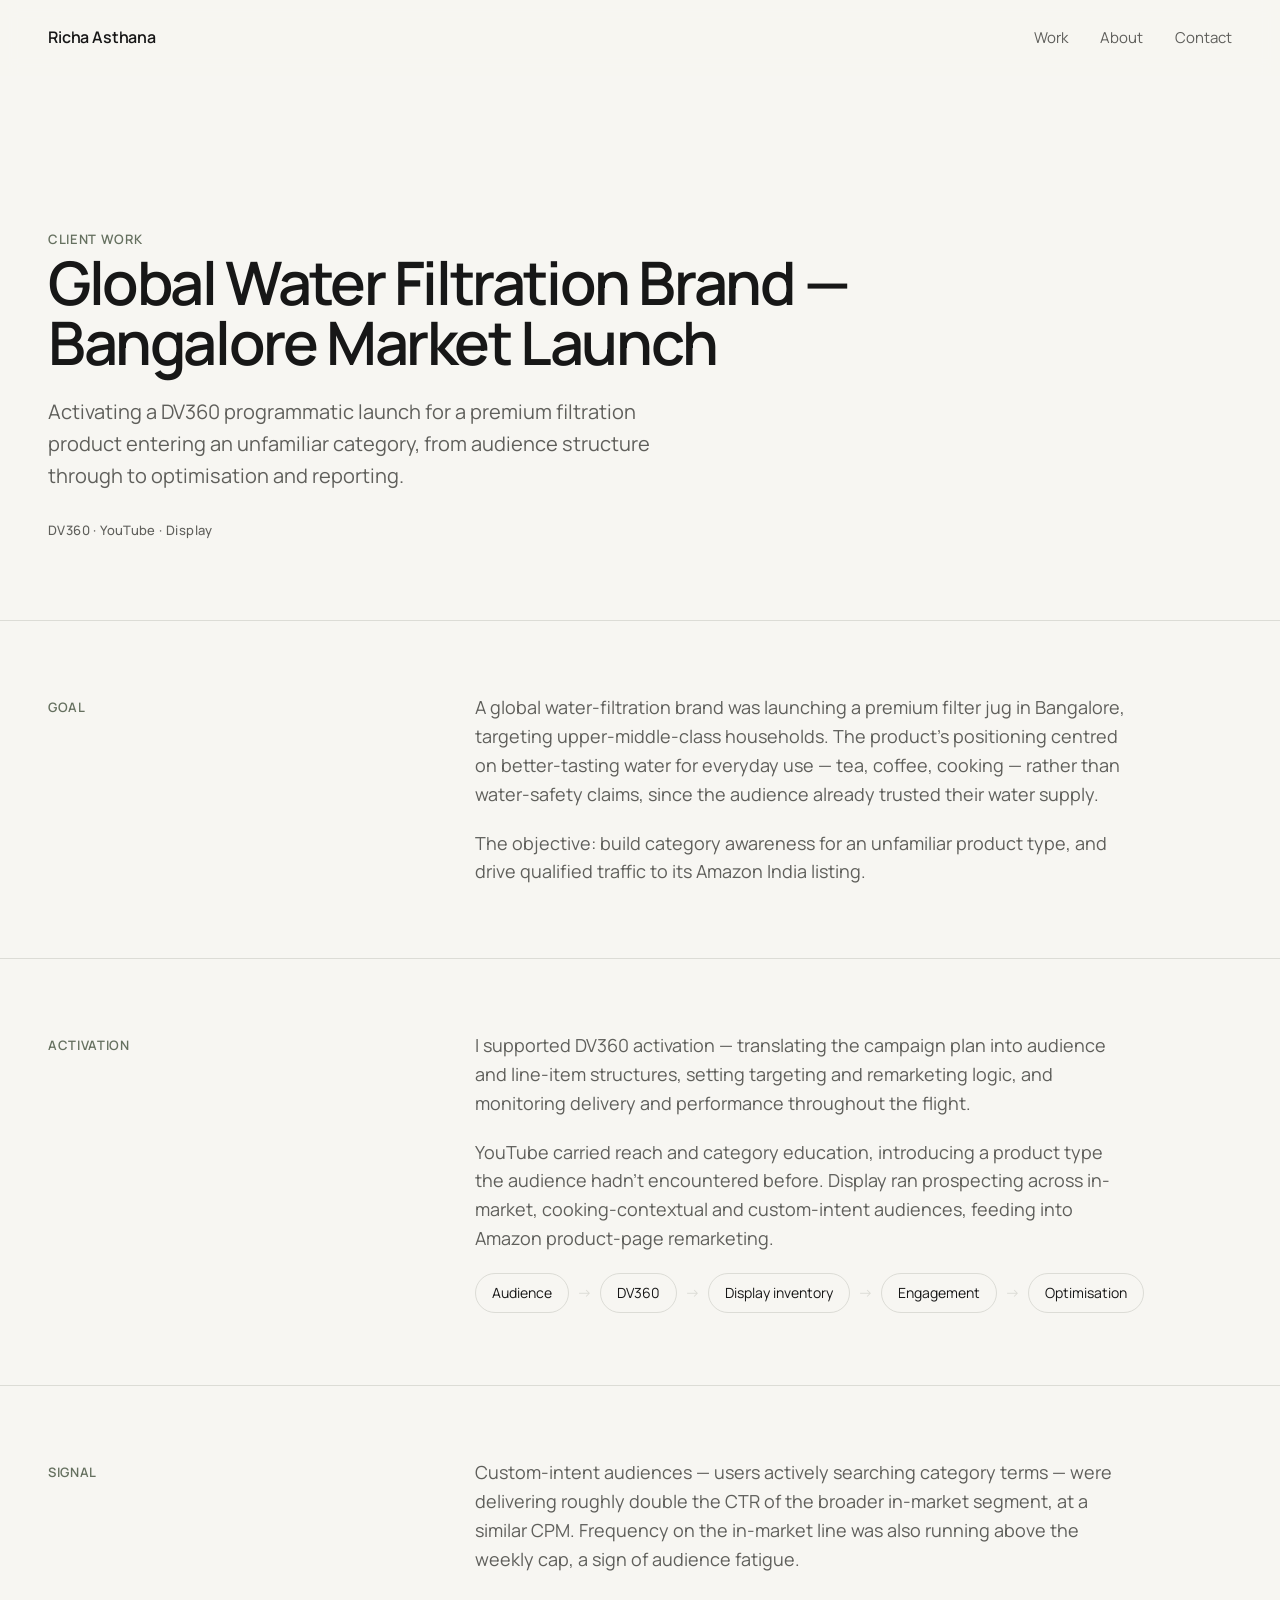
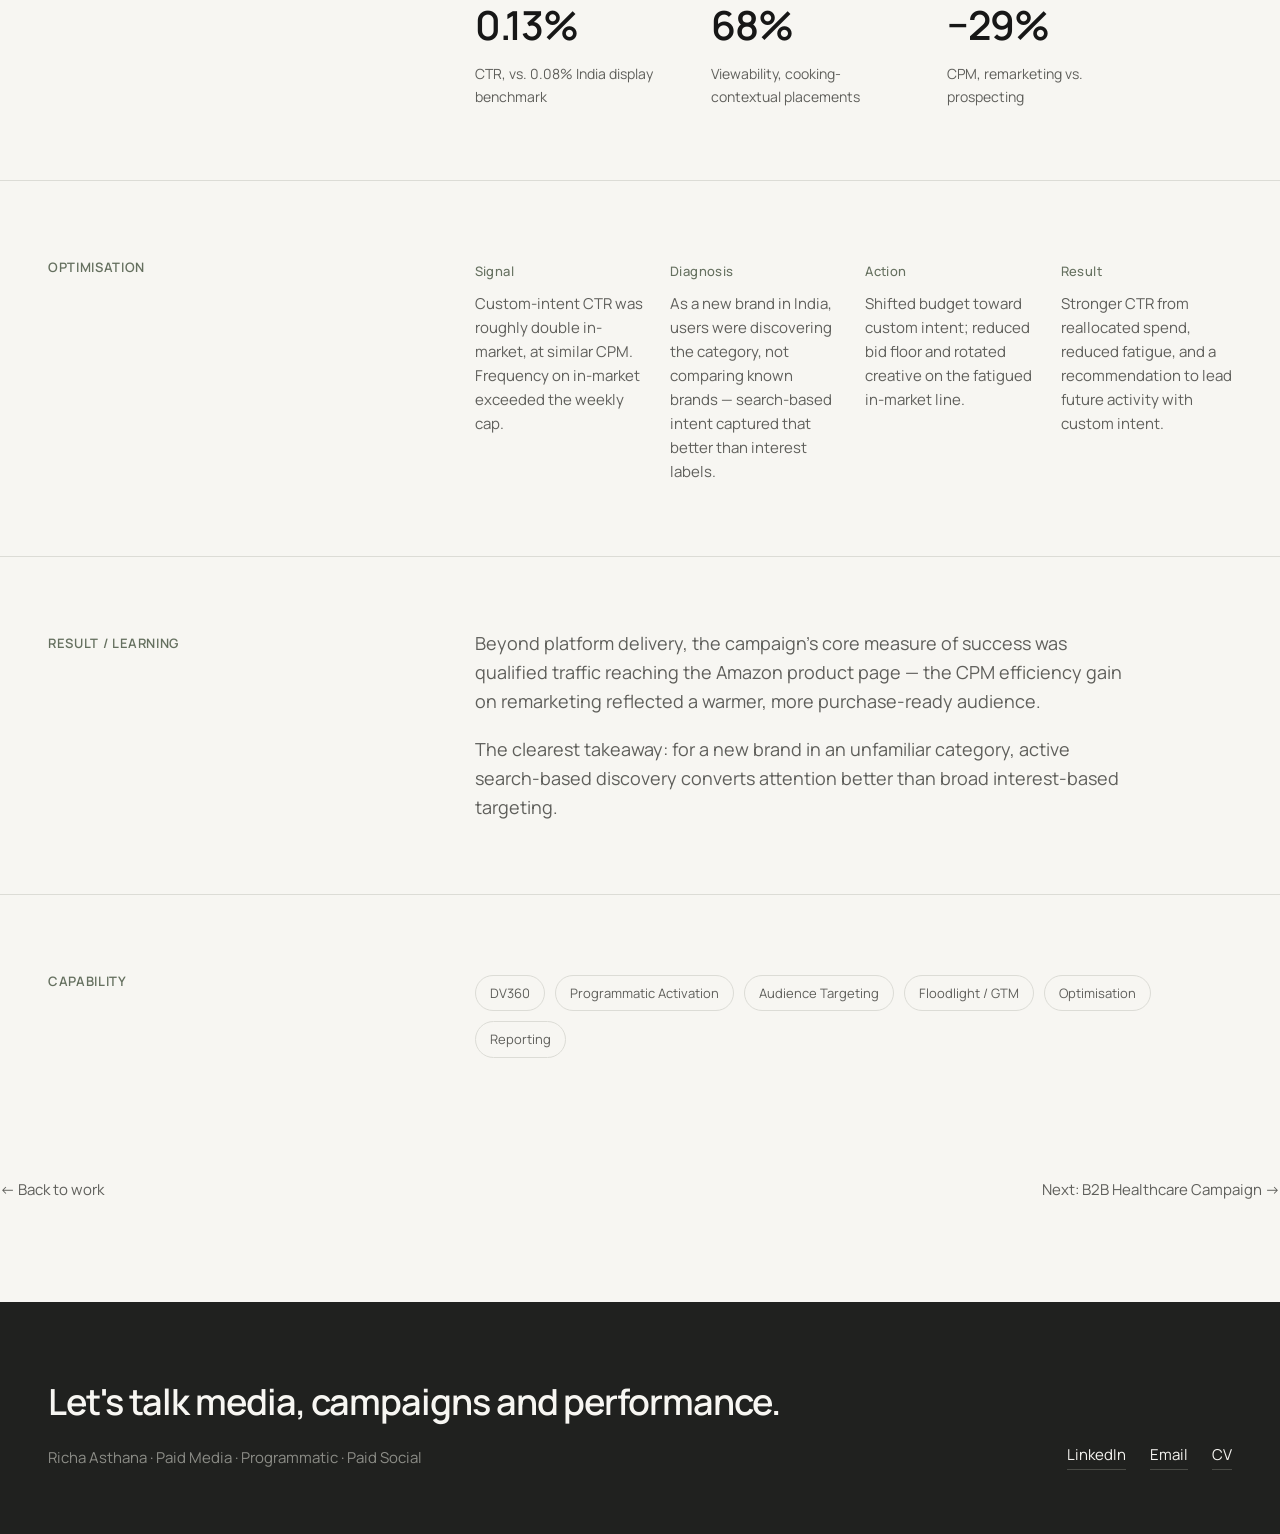
<file: case-water-filtration.html>
<!DOCTYPE html>
<html lang="en">
<head>
<meta charset="UTF-8">
<meta name="viewport" content="width=device-width, initial-scale=1.0">
<title>Global Water Filtration Brand — Richa Asthana</title>
<link rel="stylesheet" href="style.css">
</head>
<body>

<nav id="nav">
  <div class="wrap nav-inner">
    <a href="index.html" class="nav-name">Richa Asthana</a>
    <div class="nav-links">
      <a href="index.html#work">Work</a>
      <a href="index.html#about">About</a>
      <a href="index.html#contact">Contact</a>
    </div>
  </div>
</nav>

<header class="wrap case-hero">
  <span class="classification eyebrow">Client work</span>
  <h1>Global Water Filtration Brand — Bangalore Market Launch</h1>
  <p class="proposition">Activating a DV360 programmatic launch for a premium filtration product entering an unfamiliar category, from audience structure through to optimisation and reporting.</p>
  <span class="label" style="display:block; margin-top:28px;">DV360 · YouTube · Display</span>
</header>

<section class="case-section">
  <div class="wrap case-section-inner">
    <span class="eyebrow">Goal</span>
    <div class="content">
      <p>A global water-filtration brand was launching a premium filter jug in Bangalore, targeting upper-middle-class households. The product's positioning centred on better-tasting water for everyday use — tea, coffee, cooking — rather than water-safety claims, since the audience already trusted their water supply.</p>
      <p>The objective: build category awareness for an unfamiliar product type, and drive qualified traffic to its Amazon India listing.</p>
    </div>
  </div>
</section>

<section class="case-section">
  <div class="wrap case-section-inner">
    <span class="eyebrow">Activation</span>
    <div class="content">
      <p>I supported DV360 activation — translating the campaign plan into audience and line-item structures, setting targeting and remarketing logic, and monitoring delivery and performance throughout the flight.</p>
      <p>YouTube carried reach and category education, introducing a product type the audience hadn't encountered before. Display ran prospecting across in-market, cooking-contextual and custom-intent audiences, feeding into Amazon product-page remarketing.</p>
      <div class="journey">
        <span class="step">Audience</span><span class="arrow">→</span>
        <span class="step">DV360</span><span class="arrow">→</span>
        <span class="step">Display inventory</span><span class="arrow">→</span>
        <span class="step">Engagement</span><span class="arrow">→</span>
        <span class="step">Optimisation</span>
      </div>
    </div>
  </div>
</section>

<section class="case-section">
  <div class="wrap case-section-inner">
    <span class="eyebrow">Signal</span>
    <div class="content">
      <p>Custom-intent audiences — users actively searching category terms — were delivering roughly double the CTR of the broader in-market segment, at a similar CPM. Frequency on the in-market line was also running above the weekly cap, a sign of audience fatigue.</p>
      <div class="kpi-row">
        <div class="kpi-block">
          <div class="kpi-num">0.13%</div>
          <div class="kpi-lab">CTR, vs. 0.08% India display benchmark</div>
        </div>
        <div class="kpi-block">
          <div class="kpi-num">68%</div>
          <div class="kpi-lab">Viewability, cooking-contextual placements</div>
        </div>
        <div class="kpi-block">
          <div class="kpi-num">−29%</div>
          <div class="kpi-lab">CPM, remarketing vs. prospecting</div>
        </div>
      </div>
    </div>
  </div>
</section>

<section class="case-section">
  <div class="wrap case-section-inner">
    <span class="eyebrow">Optimisation</span>
    <div class="content">
      <div class="optim-grid">
        <div class="optim-block">
          <span class="label">Signal</span>
          <p>Custom-intent CTR was roughly double in-market, at similar CPM. Frequency on in-market exceeded the weekly cap.</p>
        </div>
        <div class="optim-block">
          <span class="label">Diagnosis</span>
          <p>As a new brand in India, users were discovering the category, not comparing known brands — search-based intent captured that better than interest labels.</p>
        </div>
        <div class="optim-block">
          <span class="label">Action</span>
          <p>Shifted budget toward custom intent; reduced bid floor and rotated creative on the fatigued in-market line.</p>
        </div>
        <div class="optim-block">
          <span class="label">Result</span>
          <p>Stronger CTR from reallocated spend, reduced fatigue, and a recommendation to lead future activity with custom intent.</p>
        </div>
      </div>
    </div>
  </div>
</section>

<section class="case-section">
  <div class="wrap case-section-inner">
    <span class="eyebrow">Result / Learning</span>
    <div class="content">
      <p>Beyond platform delivery, the campaign's core measure of success was qualified traffic reaching the Amazon product page — the CPM efficiency gain on remarketing reflected a warmer, more purchase-ready audience.</p>
      <p>The clearest takeaway: for a new brand in an unfamiliar category, active search-based discovery converts attention better than broad interest-based targeting.</p>
    </div>
  </div>
</section>

<section class="case-section">
  <div class="wrap case-section-inner">
    <span class="eyebrow">Capability</span>
    <div class="content">
      <div class="case-capability">
        <span class="cap-tag">DV360</span>
        <span class="cap-tag">Programmatic Activation</span>
        <span class="cap-tag">Audience Targeting</span>
        <span class="cap-tag">Floodlight / GTM</span>
        <span class="cap-tag">Optimisation</span>
        <span class="cap-tag">Reporting</span>
      </div>
    </div>
  </div>
</section>

<div class="wrap case-nav">
  <a href="index.html#work">← Back to work</a>
  <a href="case-healthcare.html">Next: B2B Healthcare Campaign →</a>
</div>

<footer class="section-dark" id="contact">
  <div class="wrap footer-inner">
    <div>
      <h3>Let's talk media, campaigns and performance.</h3>
      <div class="footer-name">Richa Asthana · Paid Media · Programmatic · Paid Social</div>
    </div>
    <div class="footer-links">
      <a href="https://www.linkedin.com/in/asthanaricha/" target="_blank" rel="noopener noreferrer">LinkedIn</a>
      <a href="mailto:richa.asthana88@gmail.com" target="_blank" rel="noopener noreferrer">Email</a>
      <a href="#" target="_blank" rel="noopener noreferrer">CV</a>
    </div>
  </div>
</footer>

<script>
  const nav = document.getElementById('nav');
  window.addEventListener('scroll', () => nav.classList.toggle('scrolled', window.scrollY > 8));
</script>
</body>
</html>
</file>
<file: style.css>
@import url('https://fonts.googleapis.com/css2?family=Manrope:wght@400;500;600;700&display=swap');

:root {
  --bg: #F7F6F2;
  --ink: #171717;
  --ink-muted: #5F5F5B;
  --border: #DCDCD6;
  --accent: #65705F;
  --dark: #20211F;
  --dark-text: #F7F6F2;
  --font: 'Manrope', -apple-system, BlinkMacSystemFont, sans-serif;
  --container-max: 1280px;
  --container-max-lg: 1360px;
  --pad-desktop: 48px;
  --pad-tablet: 32px;
  --pad-mobile: 20px;
}

* { box-sizing: border-box; }
html { scroll-behavior: smooth; }
body {
  margin: 0;
  background: var(--bg);
  color: var(--ink);
  font-family: var(--font);
  font-weight: 400;
  line-height: 1.6;
  -webkit-font-smoothing: antialiased;
}

.wrap {
  max-width: var(--container-max);
  margin: 0 auto;
  padding-left: var(--pad-desktop);
  padding-right: var(--pad-desktop);
}
@media (min-width: 1500px) { .wrap { max-width: var(--container-max-lg); padding-left: 64px; padding-right: 64px; } }
@media (max-width: 900px) { .wrap { padding-left: var(--pad-tablet); padding-right: var(--pad-tablet); } }
@media (max-width: 560px) { .wrap { padding-left: var(--pad-mobile); padding-right: var(--pad-mobile); } }

h1, h2, h3, h4 { margin: 0; font-weight: 600; letter-spacing: -0.03em; color: var(--ink); }
h1 { font-size: 80px; line-height: 1.0; letter-spacing: -0.04em; max-width: 780px; }
h2 { font-size: 52px; line-height: 1.08; }
h3 { font-size: 36px; line-height: 1.1; }
h4 { font-size: 22px; line-height: 1.25; }
p { color: var(--ink-muted); font-size: 18px; line-height: 1.6; max-width: 660px; margin: 0; }

@media (max-width: 900px) { h1 { font-size: 58px; } h2 { font-size: 44px; } h3 { font-size: 32px; } }
@media (max-width: 560px) { h1 { font-size: 44px; } h2 { font-size: 36px; } h3 { font-size: 28px; } p { font-size: 16px; } }

a { color: inherit; text-decoration: none; }

.eyebrow { font-size: 13px; font-weight: 600; letter-spacing: 0.05em; text-transform: uppercase; color: var(--accent); }
.label { font-size: 13px; font-weight: 500; letter-spacing: 0.03em; color: var(--ink-muted); }

nav {
  position: sticky; top: 0; z-index: 50; height: 76px;
  display: flex; align-items: center;
  background: rgba(247,246,242,0.86);
  backdrop-filter: blur(8px);
  border-bottom: 1px solid transparent;
  transition: border-color 250ms ease-out;
}
nav.scrolled { border-bottom-color: var(--border); }
.nav-inner { display: flex; align-items: center; justify-content: space-between; width: 100%; }
.nav-name { font-size: 16px; font-weight: 600; letter-spacing: -0.01em; }
.nav-links { display: flex; gap: 32px; font-size: 15px; color: var(--ink-muted); }
.nav-links a:hover { color: var(--ink); }
@media (max-width: 700px) { .nav-links { gap: 18px; font-size: 14px; } }

.btn { display: inline-flex; align-items: center; height: 46px; padding: 0 22px; border-radius: 999px; font-size: 15px; font-weight: 500; transition: opacity 200ms ease-out; white-space: nowrap; }
.btn-primary { background: var(--ink); color: var(--bg); }
.btn-primary:hover { opacity: 0.85; }
.btn-secondary { background: transparent; border: 1px solid var(--border); color: var(--ink); }
.btn-secondary:hover { border-color: var(--ink); }
.btn-row { display: flex; gap: 12px; flex-wrap: wrap; }

section { padding: 80px 0; }
@media (max-width: 900px) { section { padding: 64px 0; } }
@media (max-width: 560px) { section { padding: 48px 0; } }

.section-head { margin-bottom: 56px; }
.section-head .eyebrow { display: block; margin-bottom: 14px; }
.section-head p { margin-top: 20px; }

.section-dark { background: var(--dark); color: var(--dark-text); }
.section-dark h1, .section-dark h2, .section-dark h3, .section-dark h4 { color: var(--dark-text); }
.section-dark p { color: #B9BAB4; }

.hero {
  padding-top: 100px; padding-bottom: 100px;
  display: grid; grid-template-columns: 1.2fr 0.8fr;
  gap: 48px; align-items: center;
}
@media (max-width: 900px) { .hero { grid-template-columns: 1fr; padding-top: 80px; padding-bottom: 80px; } }
.hero p.lede { margin-top: 28px; font-size: 19px; max-width: 520px; }
.hero .capability-line { margin-top: 32px; font-size: 14px; font-weight: 500; letter-spacing: 0.02em; color: var(--ink-muted); }
.hero .btn-row { margin-top: 40px; }
.hero-visual { position: relative; aspect-ratio: 4/5; border: 1px solid var(--border); border-radius: 10px; overflow: hidden; background: linear-gradient(180deg,#EFEEE8 0%,#E4E3DB 100%); }
@media (max-width: 900px) { .hero-visual { display: none; } }

.tile-grid { display: grid; grid-template-columns: repeat(4,1fr); gap: 1px; background: var(--border); border: 1px solid var(--border); border-radius: 10px; overflow: hidden; }
@media (max-width: 900px) { .tile-grid { grid-template-columns: repeat(2,1fr); } }
.tile { background: var(--bg); padding: 32px 28px; }
.tile .eyebrow { margin-bottom: 14px; }
.tile p { font-size: 15px; }

.case-list { display: flex; flex-direction: column; }
.case-card { display: grid; grid-template-columns: 5fr 7fr; gap: 48px; padding: 40px 0; border-top: 1px solid var(--border); align-items: start; transition: opacity 200ms ease-out; }
.case-list .case-card:last-child { border-bottom: 1px solid var(--border); }
@media (max-width: 900px) { .case-card { grid-template-columns: 1fr; gap: 20px; padding: 32px 0; } }
.case-card .meta { display: flex; flex-direction: column; gap: 10px; }
.case-card .classification { font-size: 12px; font-weight: 600; letter-spacing: 0.04em; text-transform: uppercase; color: var(--accent); }
.case-card .platform { font-size: 13px; color: var(--ink-muted); }
.case-card h3 { margin-top: 4px; }
.case-card p.desc { margin-top: 12px; font-size: 16px; }
.case-card .kpis { display: flex; gap: 40px; margin-top: 24px; flex-wrap: wrap; }
.case-card .kpi-num { font-size: 32px; font-weight: 600; letter-spacing: -0.02em; }
.case-card .kpi-lab { font-size: 13px; color: var(--ink-muted); margin-top: 4px; }
.case-card .view-link { margin-top: 24px; display: inline-flex; align-items: center; gap: 8px; font-size: 15px; font-weight: 500; color: var(--ink); border-bottom: 1px solid var(--ink); padding-bottom: 2px; transition: gap 200ms ease-out, color 200ms ease-out; }
.case-card:hover .view-link { gap: 14px; color: var(--accent); border-color: var(--accent); }

.platform-grid { display: grid; grid-template-columns: repeat(3,1fr); gap: 40px 32px; }
@media (max-width: 900px) { .platform-grid { grid-template-columns: repeat(2,1fr); } }
@media (max-width: 560px) { .platform-grid { grid-template-columns: 1fr; } }
.platform-cat { font-size: 13px; color: var(--ink-muted); margin-bottom: 8px; }
.platform-card { border-top: 1px solid var(--border); padding-top: 20px; }
.platform-card h4 { margin-bottom: 4px; }
.fluency-tag { display: inline-block; font-size: 12px; font-weight: 600; letter-spacing: 0.02em; color: var(--accent); margin: 10px 0 14px; }
.platform-card ul { list-style: none; margin: 0; padding: 0; font-size: 15px; color: var(--ink-muted); }
.platform-card li { padding: 5px 0; }

.work-steps { display: grid; grid-template-columns: repeat(4,1fr); gap: 0; margin-top: 64px; }
@media (max-width: 900px) { .work-steps { grid-template-columns: repeat(2,1fr); gap: 40px 24px; } }
@media (max-width: 560px) { .work-steps { grid-template-columns: 1fr; gap: 32px; } }
.work-step { border-top: 1px solid #3A3B37; padding-top: 20px; padding-right: 24px; }
.work-step .step-num { font-size: 13px; color: #8C8D87; margin-bottom: 12px; }
.work-step h4 { margin-bottom: 10px; color: #F7F6F2; font-weight: 700; }
.work-step ul { list-style: none; margin: 0; padding: 0; font-size: 14px; color: #B9BAB4; }
.work-step li { padding: 3px 0; }
.work-statement { margin-top: 72px; font-size: 30px; font-weight: 500; letter-spacing: -0.01em; line-height: 1.3; max-width: 640px; }

.about-grid { display: grid; grid-template-columns: 4fr 8fr; gap: 48px; }
@media (max-width: 900px) { .about-grid { grid-template-columns: 1fr; } }
.about-grid p { max-width: 620px; margin-bottom: 16px; }
.training-note { margin-top: 48px; padding-top: 32px; border-top: 1px solid var(--border); }
.training-note .label { display: block; margin-bottom: 10px; }
.training-note ul { list-style: none; padding: 0; margin: 0; font-size: 15px; color: var(--ink-muted); }
.training-note li { padding: 3px 0; }

footer.section-dark { padding: 80px 0 64px; }
@media (max-width: 900px) { footer.section-dark { padding: 64px 0 48px; } }
@media (max-width: 560px) { footer.section-dark { padding: 48px 0 40px; } }
.footer-inner { display: flex; justify-content: space-between; align-items: flex-end; flex-wrap: wrap; gap: 40px; }
.footer-links { display: flex; gap: 24px; font-size: 15px; }
.footer-links a { color: var(--dark-text); border-bottom: 1px solid #4A4B46; padding-bottom: 2px; }
.footer-links a:hover { border-color: var(--accent); color: var(--accent); }
.footer-name { font-size: 15px; color: #8C8D87; margin-top: 24px; }

.reveal { opacity: 0; transform: translateY(16px); transition: opacity 500ms ease-out, transform 500ms ease-out; }
.reveal.in { opacity: 1; transform: translateY(0); }

.case-hero { padding-top: 150px; padding-bottom: 80px; }
.case-hero .classification { margin-bottom: 20px; }
.case-hero h1 { font-size: 60px; max-width: 900px; }
@media (max-width: 900px) { .case-hero h1 { font-size: 40px; } }
.case-hero .proposition { margin-top: 24px; font-size: 20px; max-width: 640px; }
.case-section { padding: 72px 0; border-top: 1px solid var(--border); }
.case-section-inner { display: grid; grid-template-columns: 4fr 8fr; gap: 48px; }
@media (max-width: 900px) { .case-section-inner { grid-template-columns: 1fr; gap: 20px; } }
.case-section-inner .eyebrow { padding-top: 4px; }
.case-section-inner .content > * + * { margin-top: 20px; }
.kpi-row { display: flex; gap: 56px; flex-wrap: wrap; margin-top: 32px; }
.kpi-block .kpi-num { font-size: 40px; font-weight: 600; letter-spacing: -0.02em; }
.kpi-block .kpi-lab { font-size: 14px; color: var(--ink-muted); margin-top: 6px; max-width: 180px; }
.kpi-block .kpi-tag { display: inline-block; font-size: 11px; font-weight: 600; letter-spacing: 0.03em; text-transform: uppercase; color: var(--accent); margin-top: 8px; }
.journey { display: flex; align-items: center; flex-wrap: wrap; gap: 8px; font-size: 15px; color: var(--ink-muted); margin-top: 8px; }
.journey .step { padding: 8px 16px; border: 1px solid var(--border); border-radius: 999px; color: var(--ink); font-size: 14px; }
.journey .arrow { color: var(--border); }
.optim-grid { display: grid; grid-template-columns: repeat(4,1fr); gap: 24px; margin-top: 8px; }
@media (max-width: 900px) { .optim-grid { grid-template-columns: 1fr 1fr; } }
@media (max-width: 560px) { .optim-grid { grid-template-columns: 1fr; } }
.optim-block .label { display: block; margin-bottom: 10px; color: var(--accent); }
.optim-block p { font-size: 15px; }
.case-capability { display: flex; gap: 10px; flex-wrap: wrap; margin-top: 8px; }
.cap-tag { font-size: 13px; padding: 7px 14px; border: 1px solid var(--border); border-radius: 999px; color: var(--ink-muted); }
.case-nav { display: flex; justify-content: space-between; padding: 48px 0 100px; }
.case-nav a { font-size: 15px; color: var(--ink-muted); }
.case-nav a:hover { color: var(--accent); }
</file>
